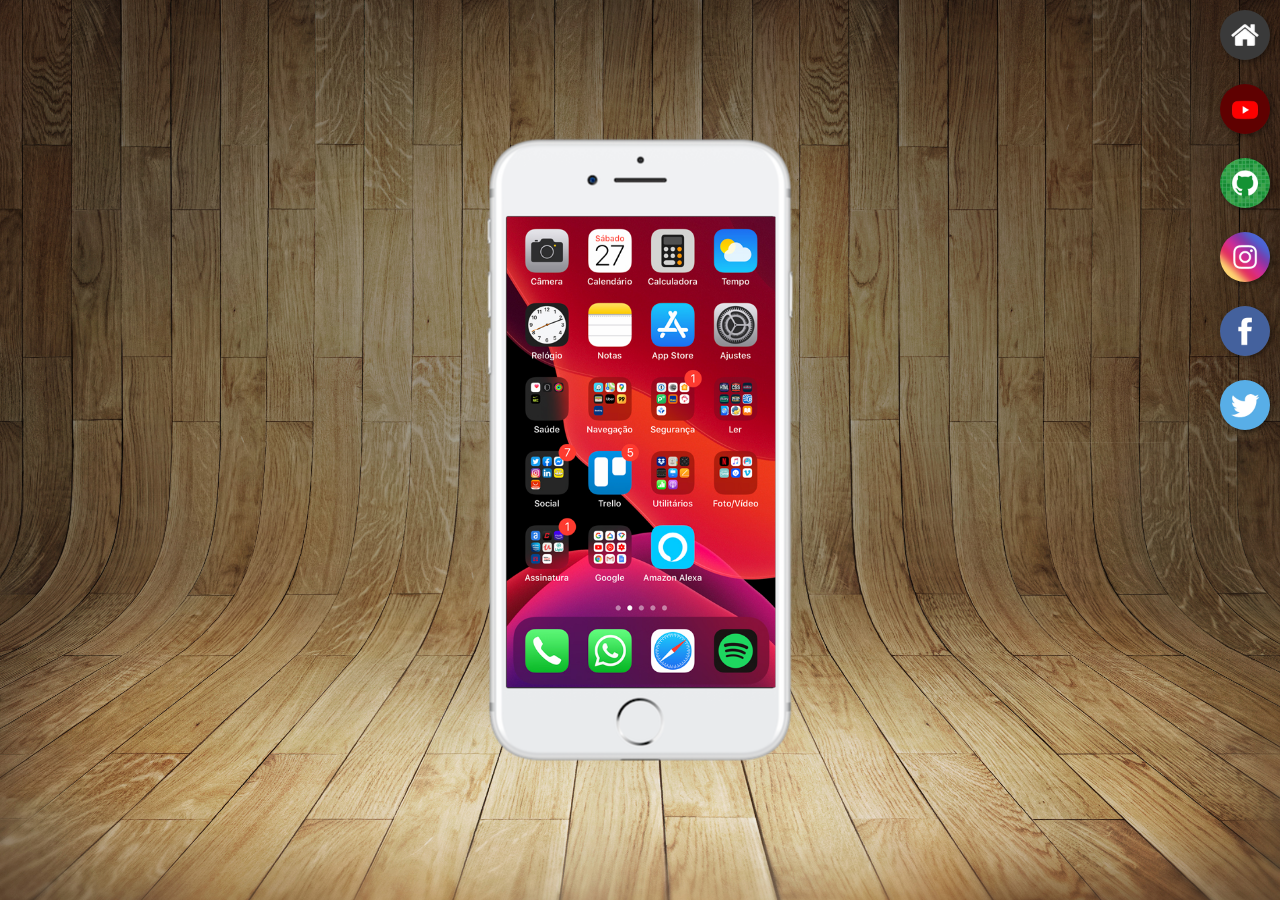
<file: index.html>
<!DOCTYPE html>
<html lang="pt-br">
<head>
    <meta charset="UTF-8">
    <meta name="viewport" content="width=device-width, initial-scale=1.0">
    <link rel="shortcut icon" href="pacote-d013/favicon.ico" type="image/x-icon">
    <link rel="stylesheet" href="estilos/style.css">
    <title>Projeto Redes sociais</title>
</head>
<body>
  
    <main>
        <section id="telefone">
            <iframe src="home.html" name="tela" id="tela" frameborder="0">Seu navegador não é compativel.</iframe>
            
        </section>

        <section id="redes-sociais">
        <a href="home.html" target="tela"><img src="pacote-d013/imagens/logo-home.jpg" alt="home"></a> <br>
        <a href="youtube.html" target="tela"><img src="pacote-d013/imagens/logo-youtube.jpg" alt="youtube"></a> <br>
        <a href="github.html" target="tela"><img src="pacote-d013/imagens/logo-github.jpg" alt="github"></a> <br>
        <a href="instagram.html" target="tela"><img src="pacote-d013/imagens/logo-instagram.jpg" alt="instagram"></a> <br>
        <a href="facebook.html" target="tela"><img src="pacote-d013/imagens/logo-facebook.jpg" alt="facebook"></a> <br>
        <a href="twitter.html" target="tela"><img src="pacote-d013/imagens/logo-twitter.jpg" alt="twitter"></a>
    </section>
    </main>

    
    
</body>
</html>
</file>
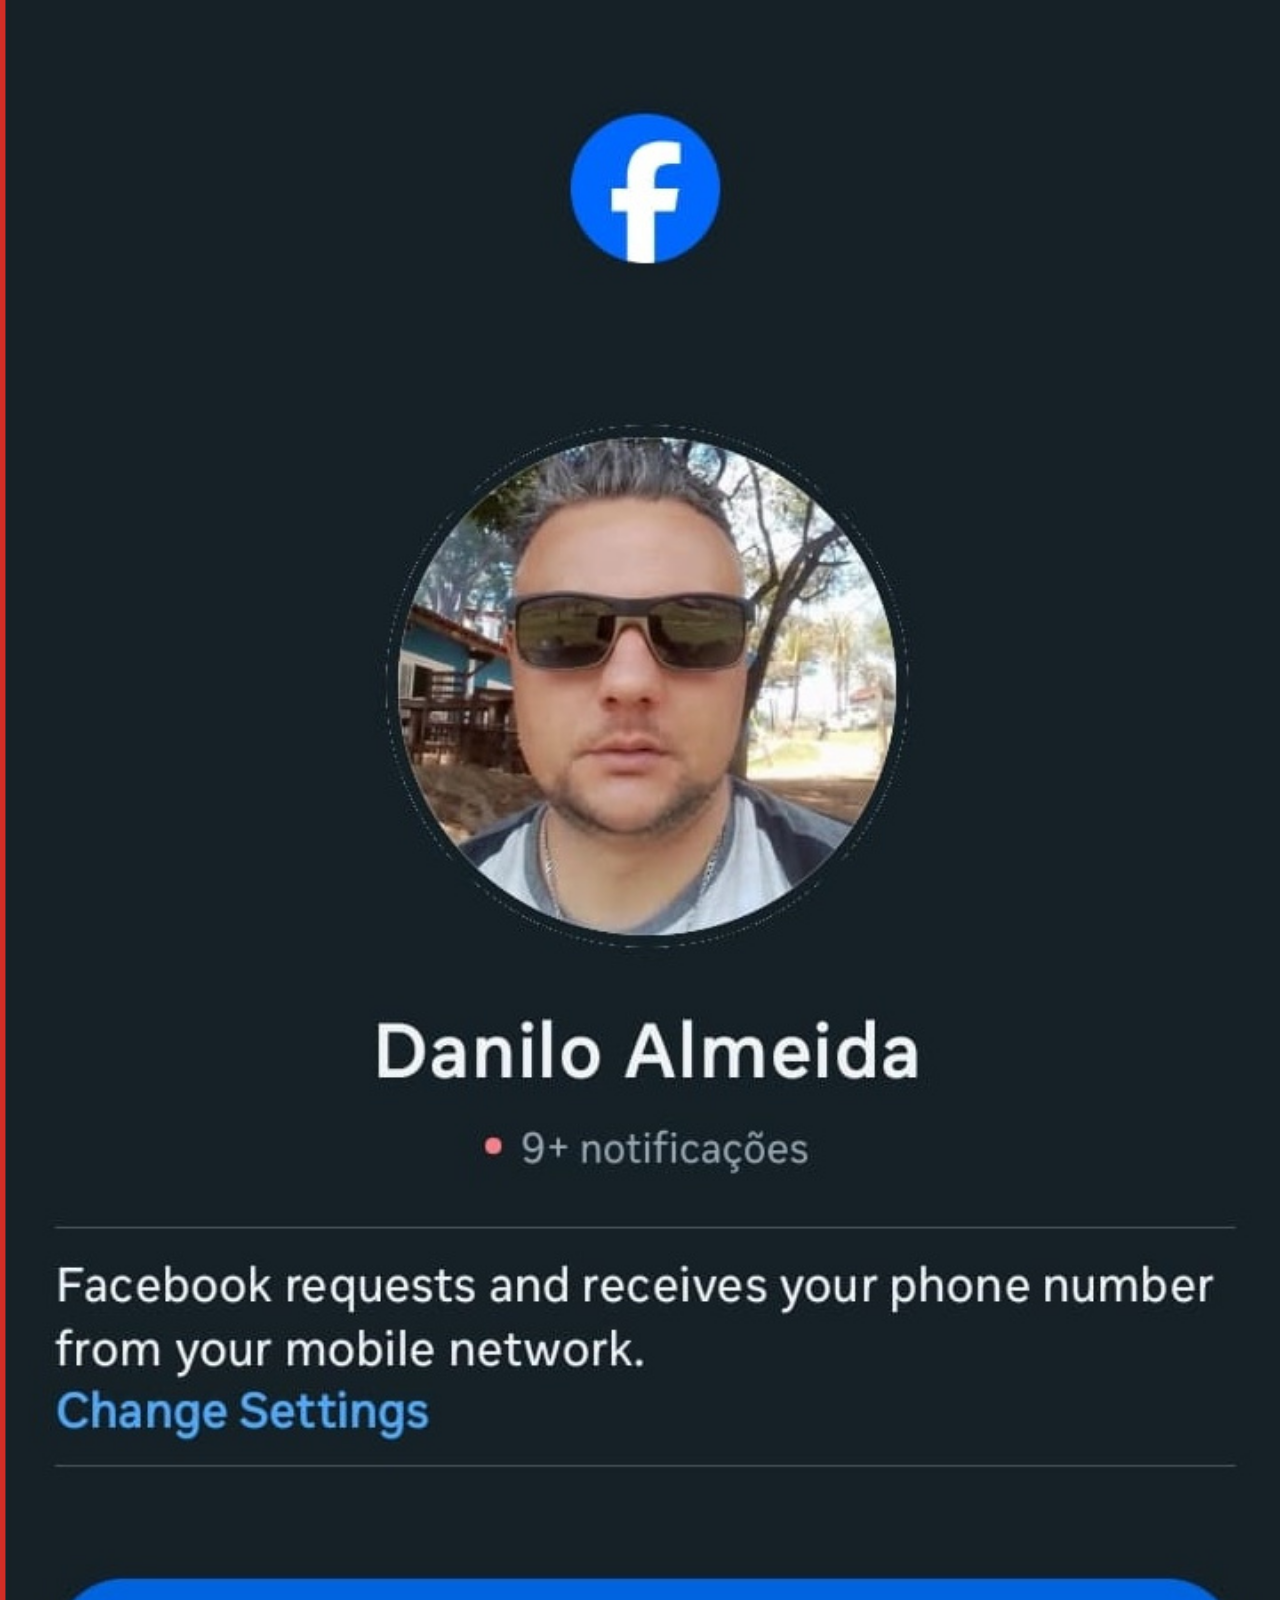
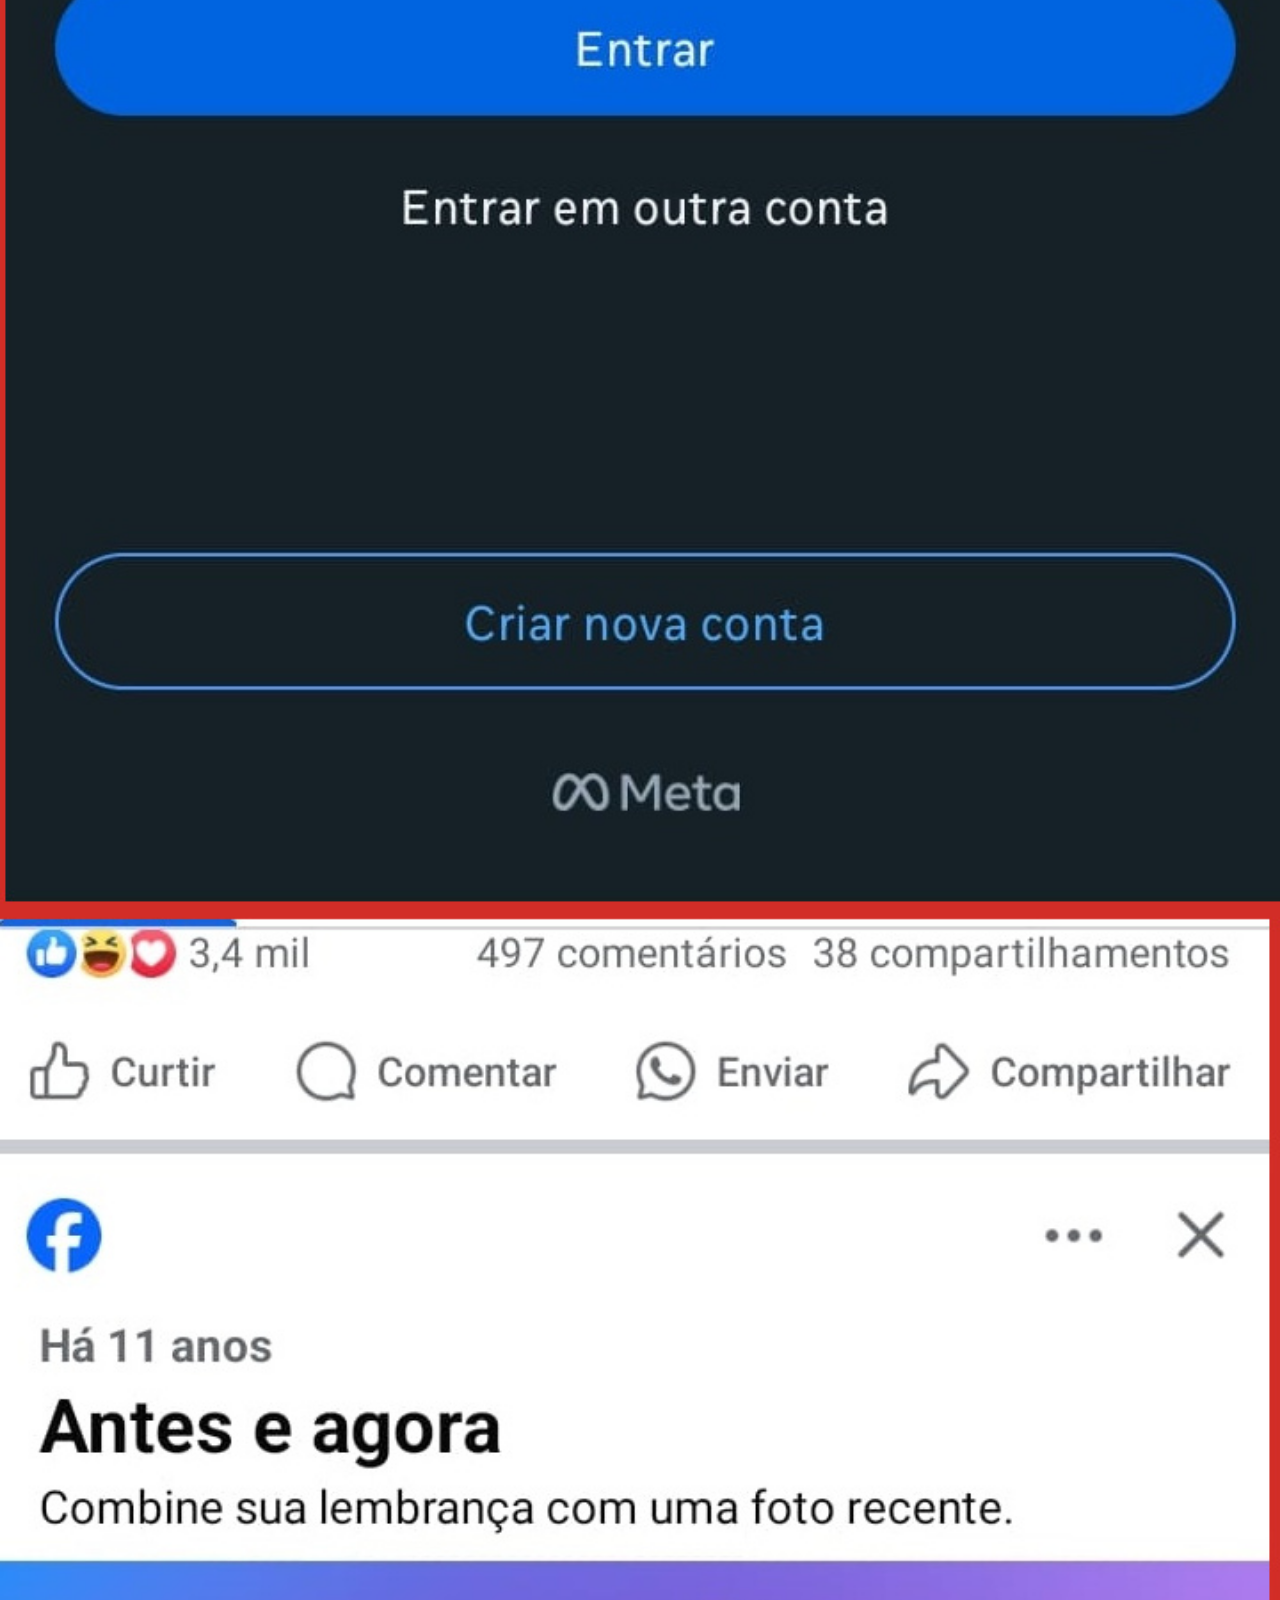
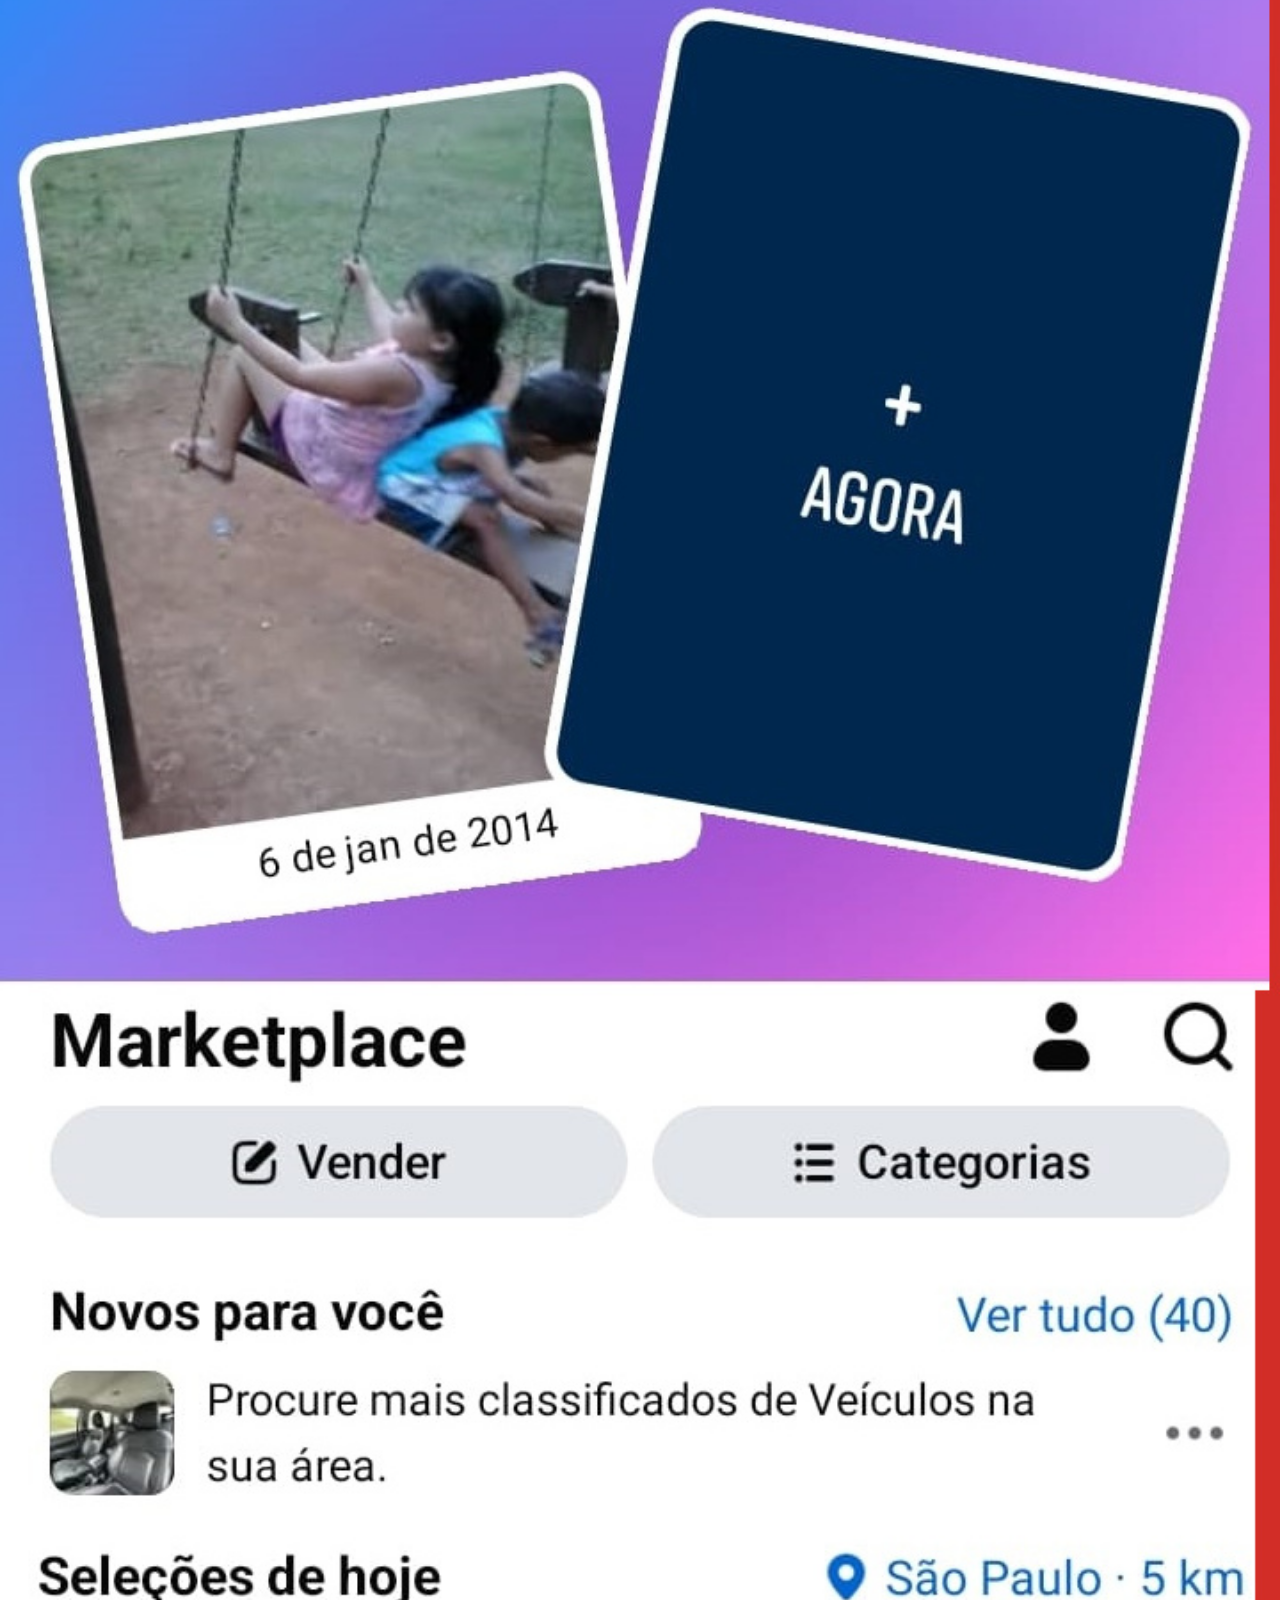
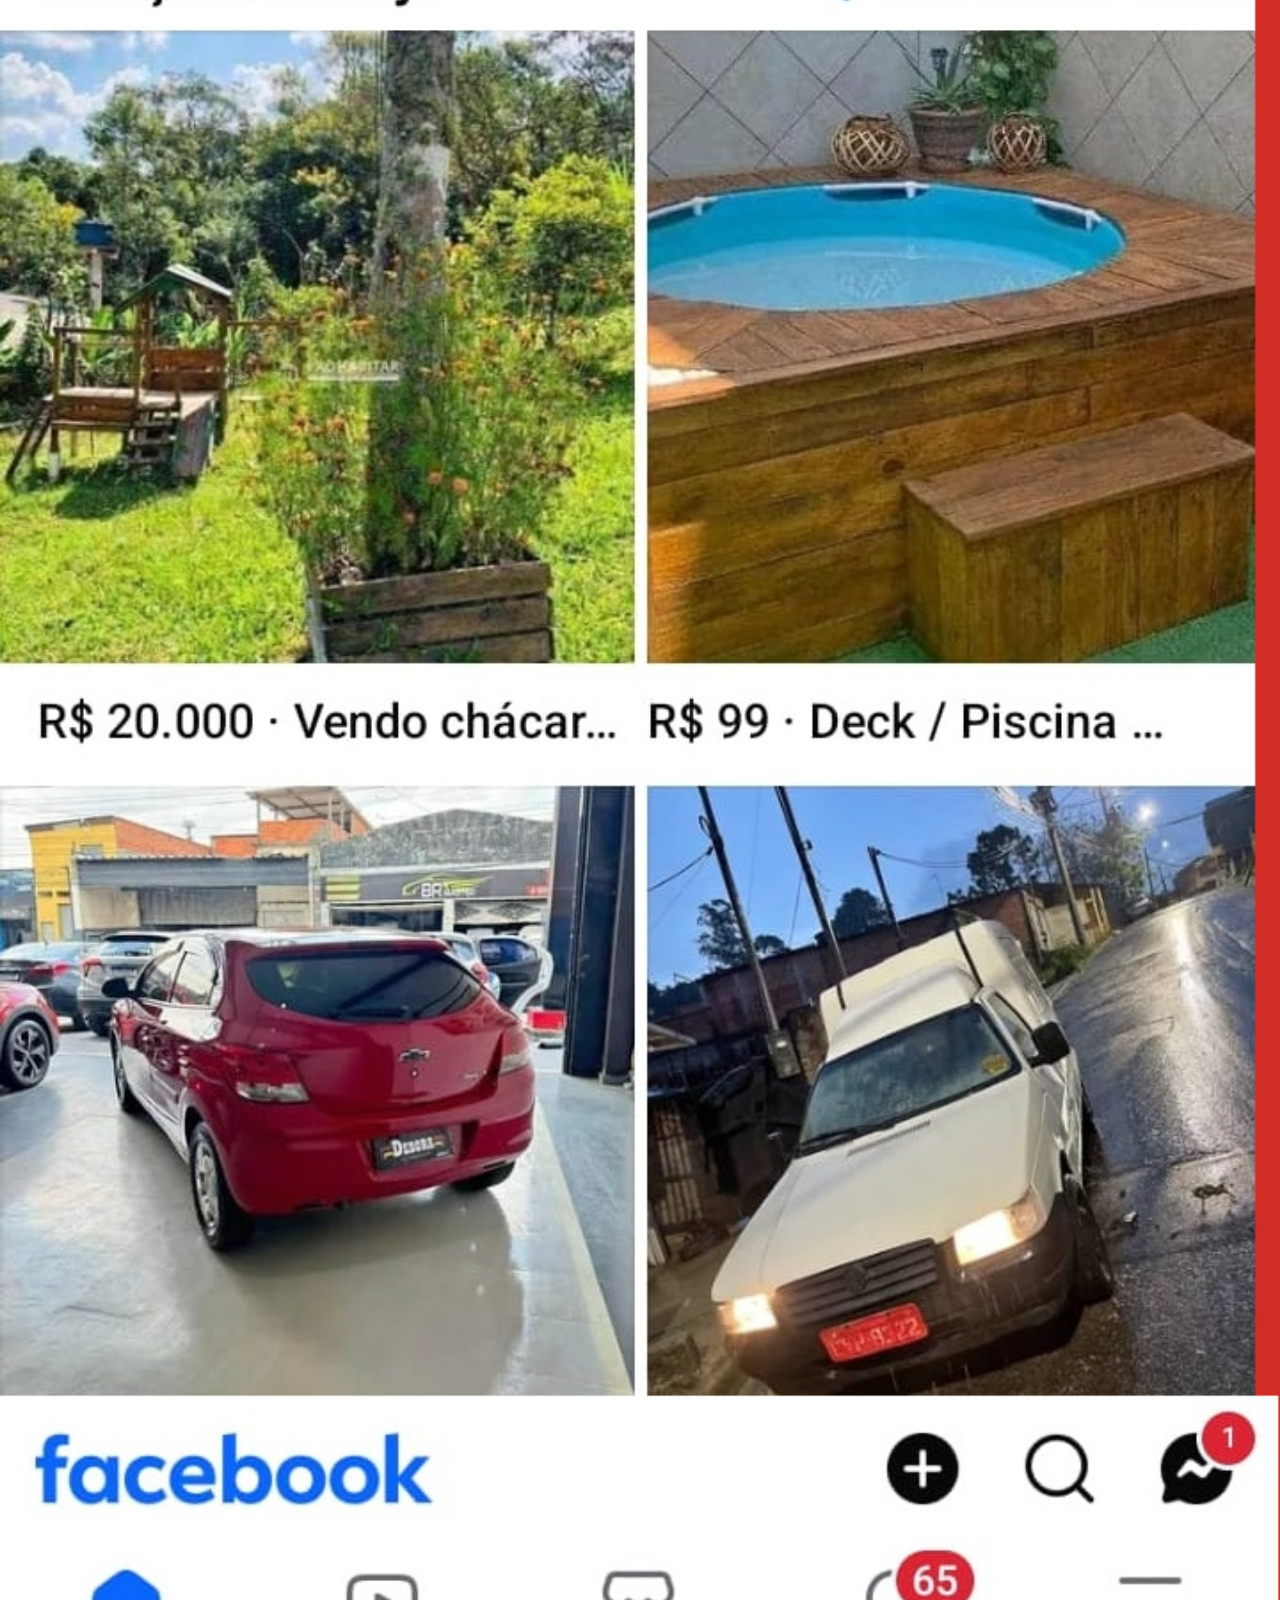
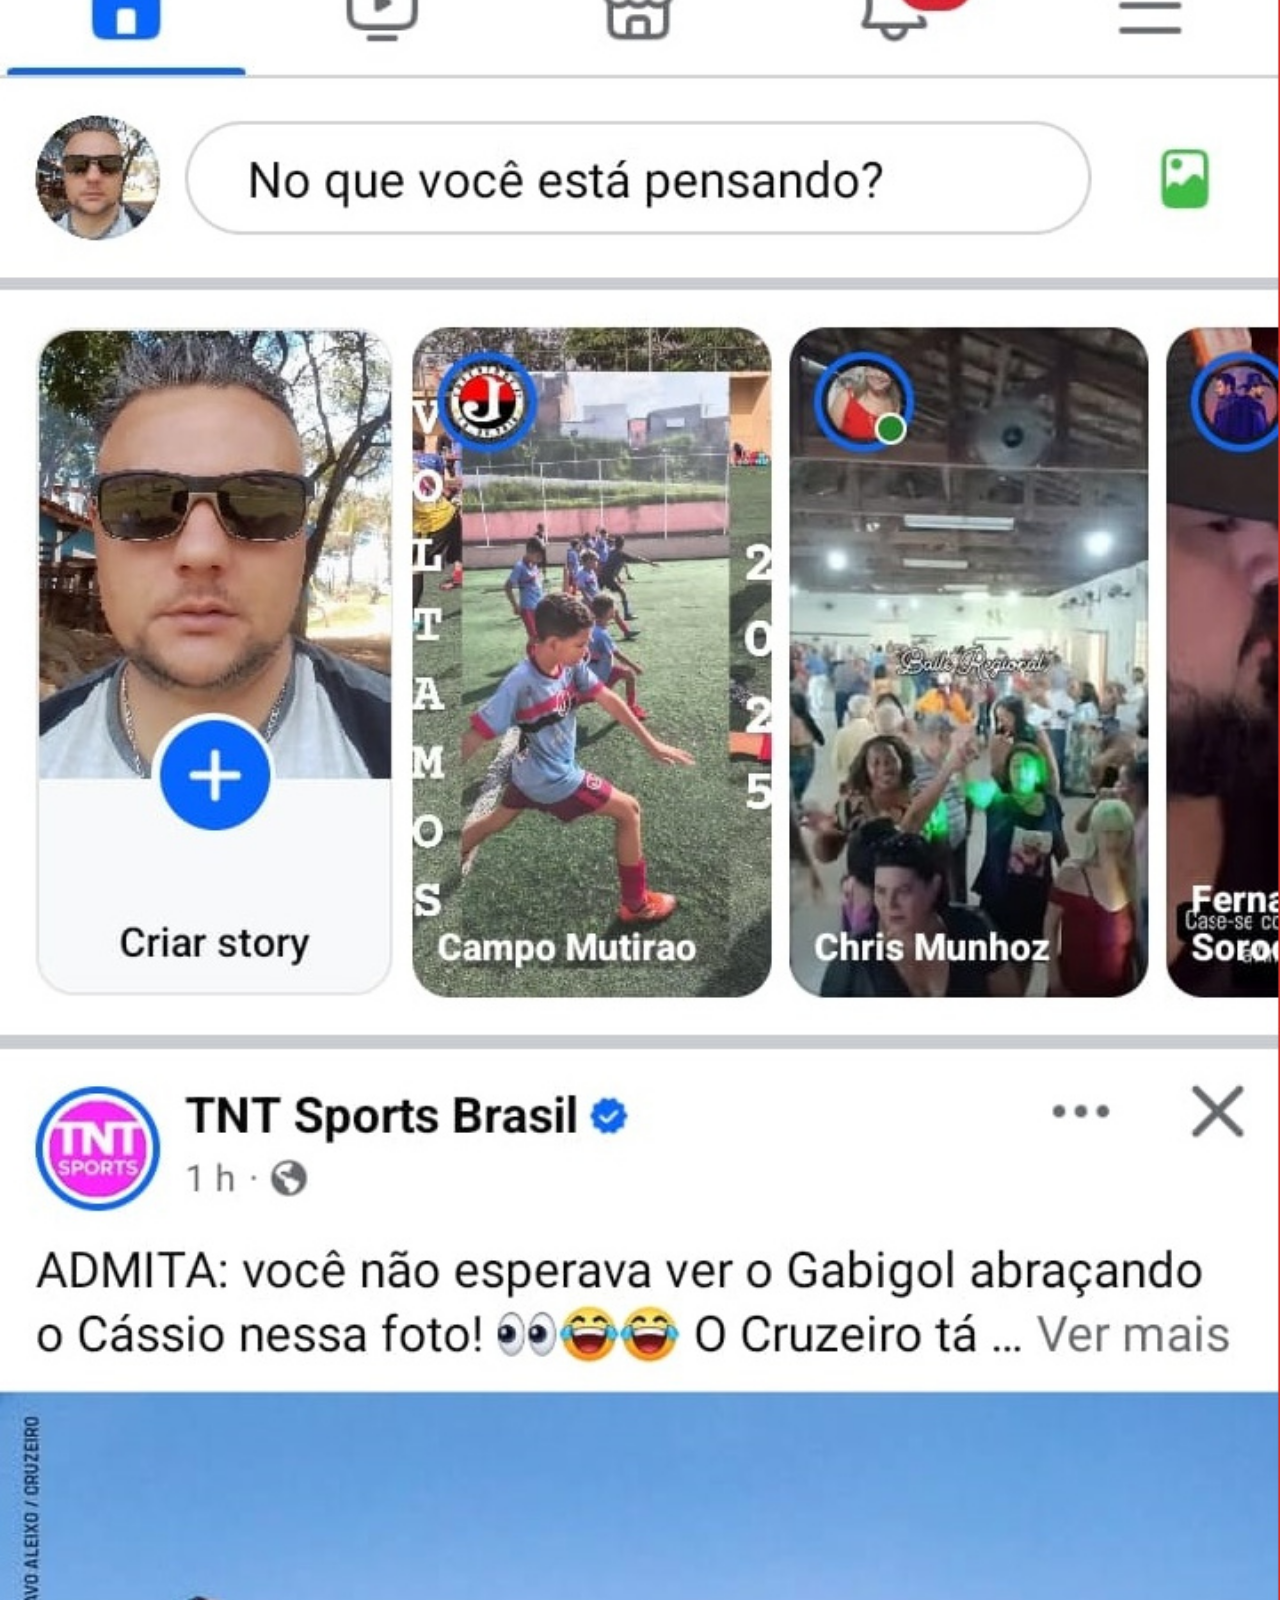
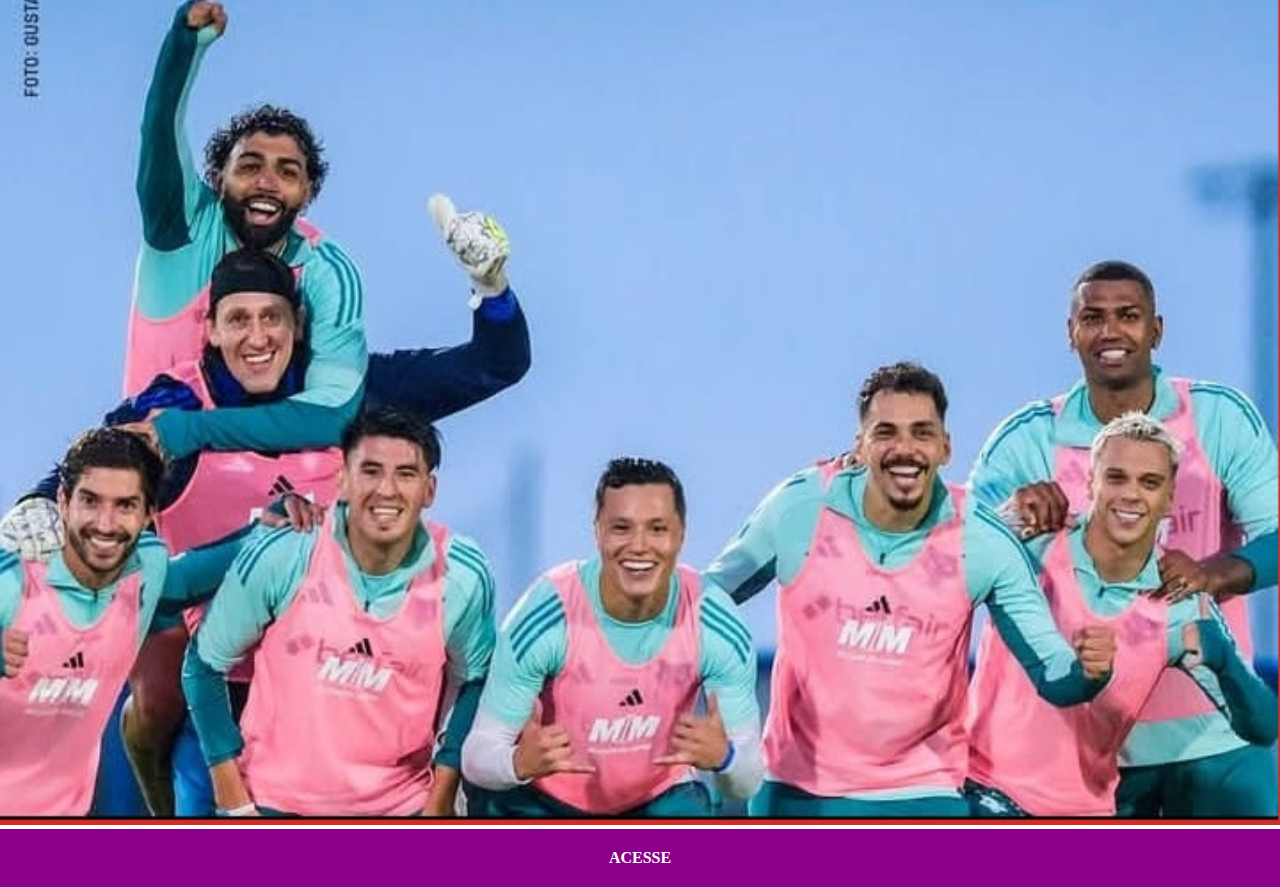
<file: facebook.html>
<!DOCTYPE html>
<html lang="pt-br">
<head>
    <meta charset="UTF-8">
    <meta name="viewport" content="width=device-width, initial-scale=1.0">
    <title>facebook</title>
    <link rel="stylesheet" href="estilos/social.css">
</head>
<body>
    <img src="pacote-d013/imagens/face.jpg" alt="facebook">
    <a href="https://www.facebook.com/" target="_blank">ACESSE</a>
    
</body>
</html>
</file>
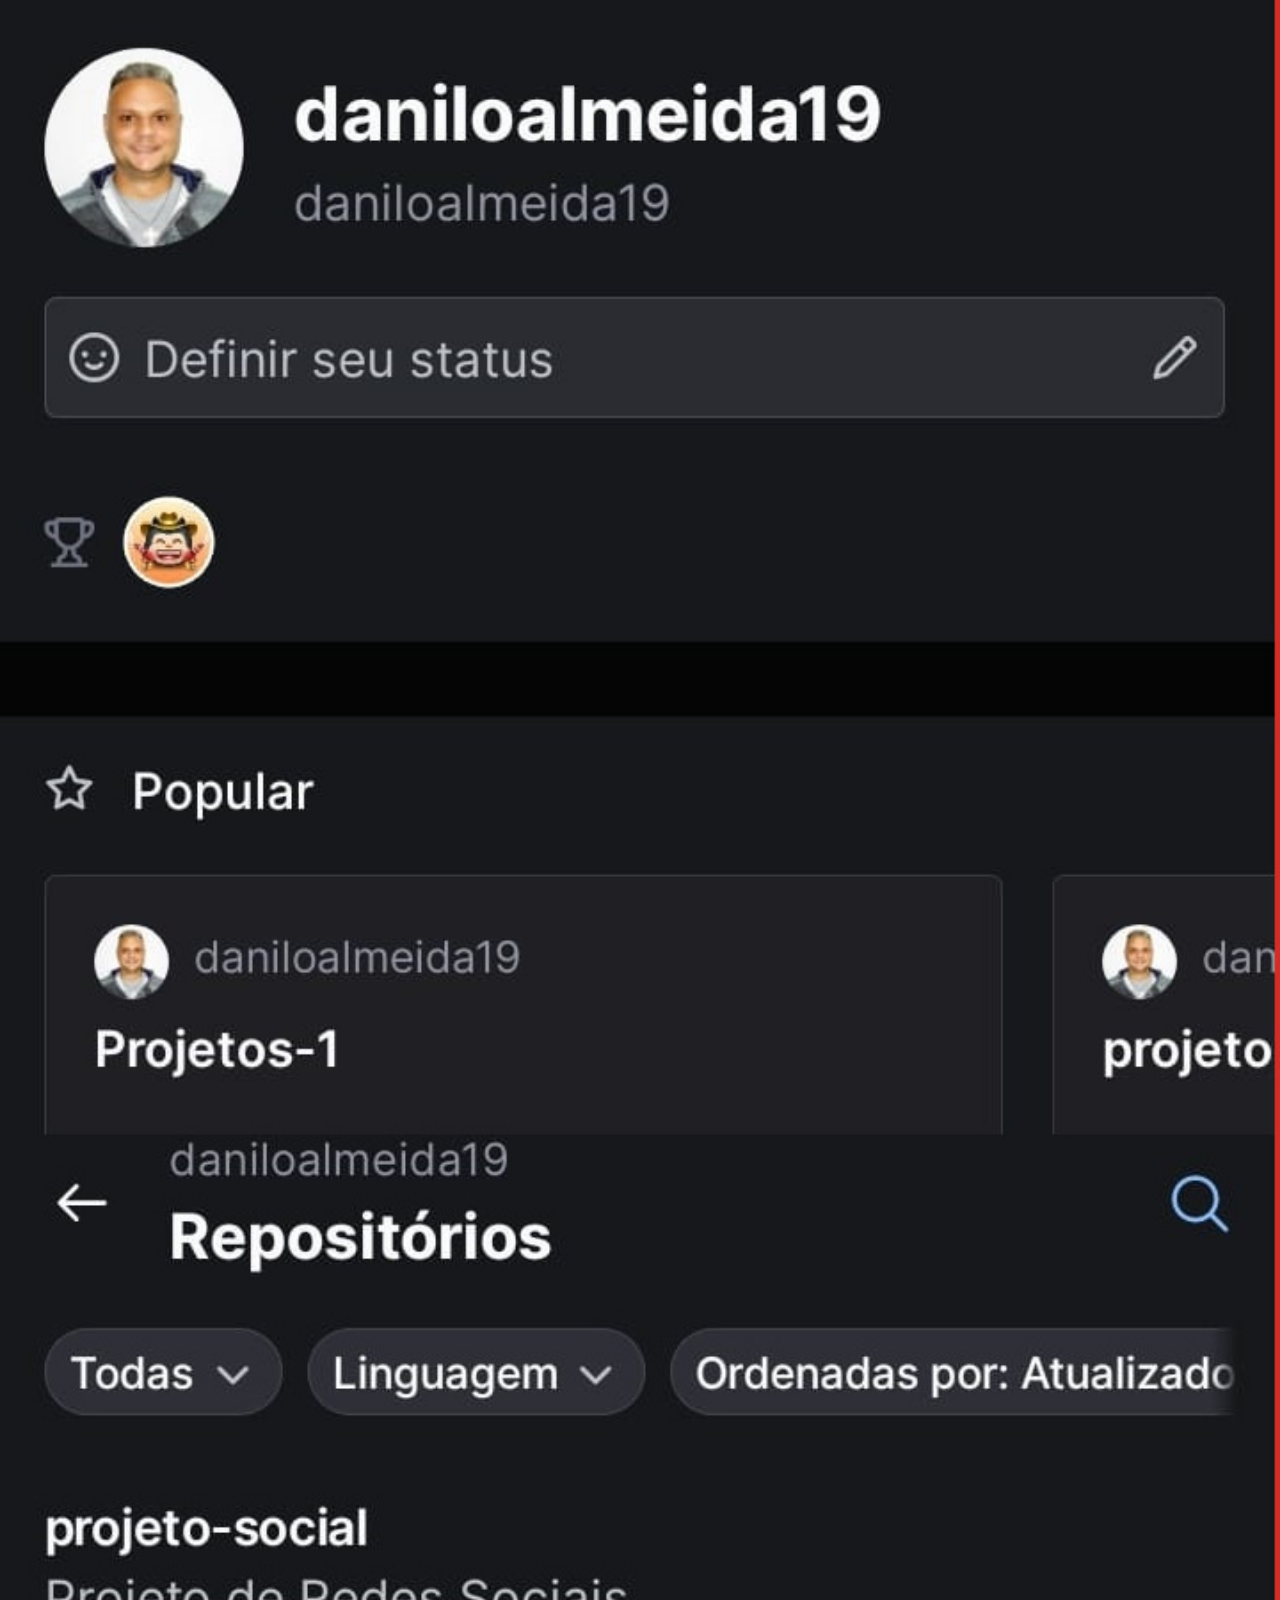
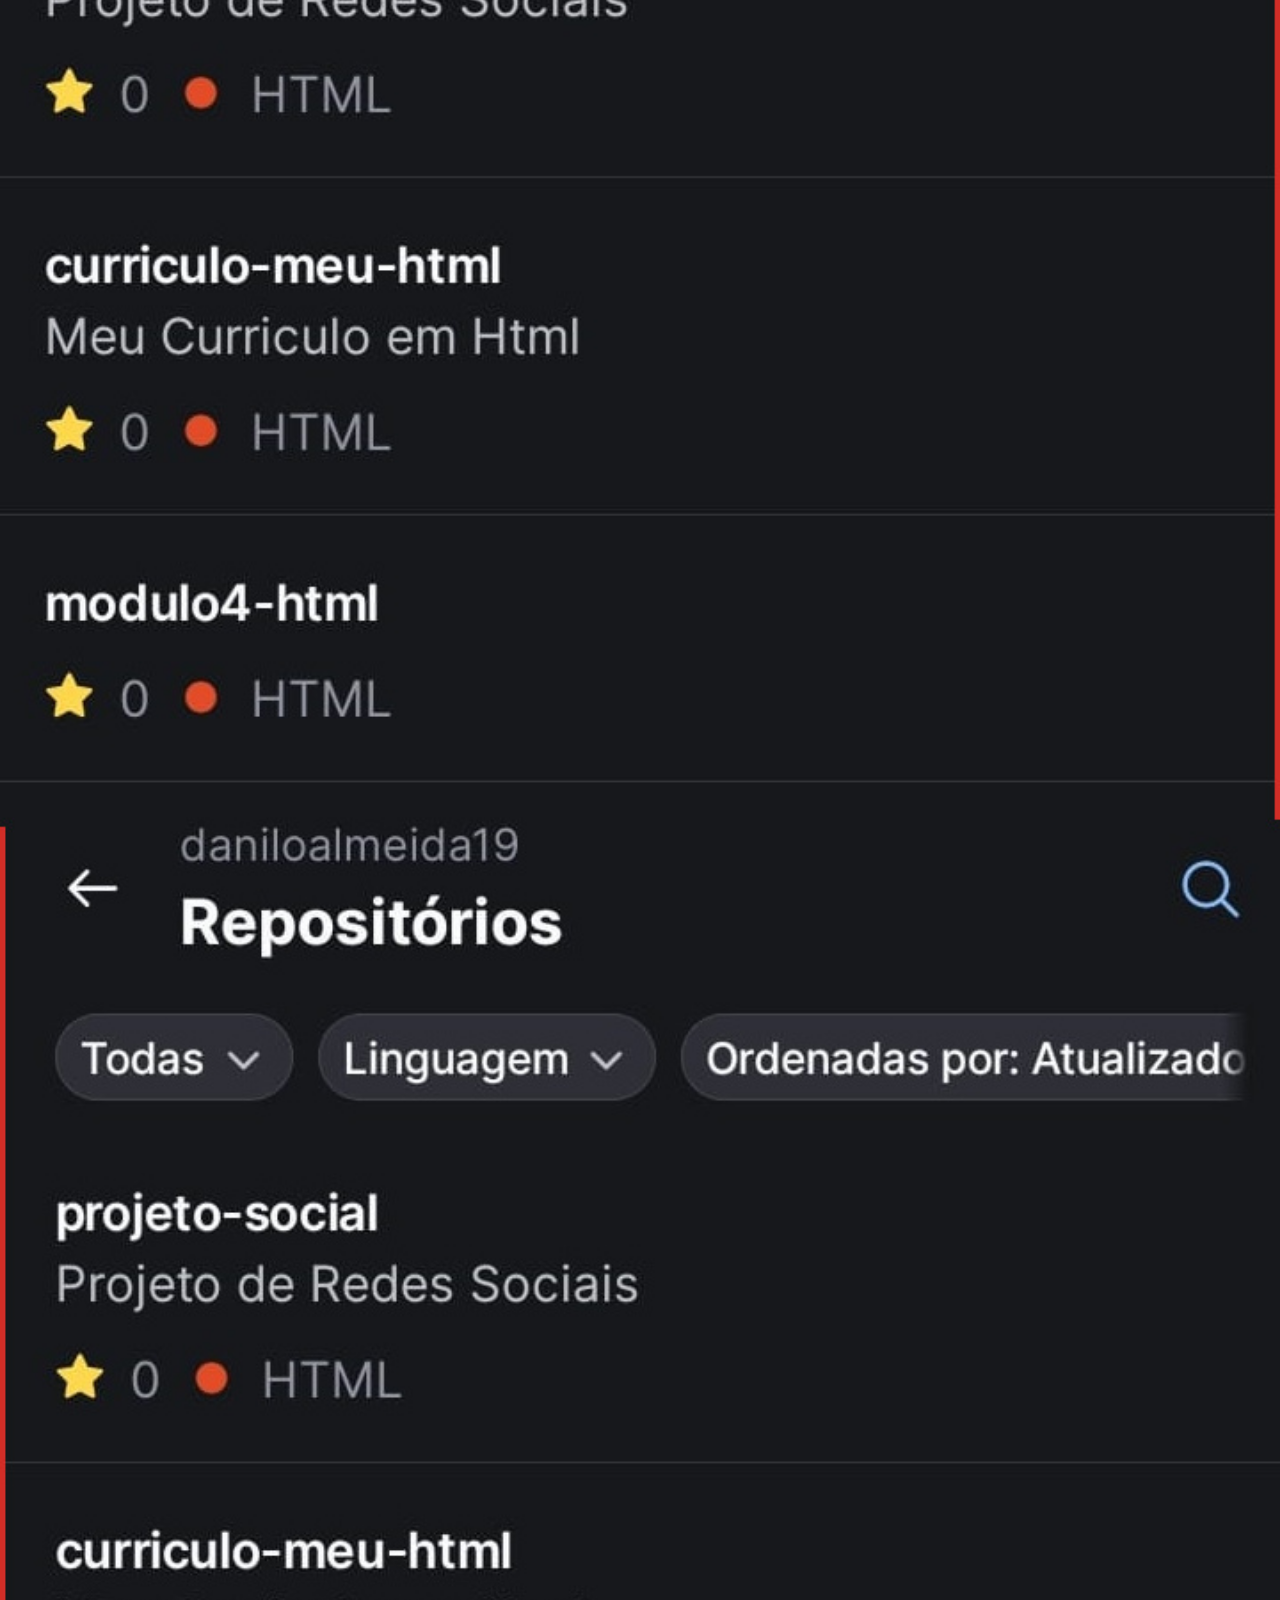
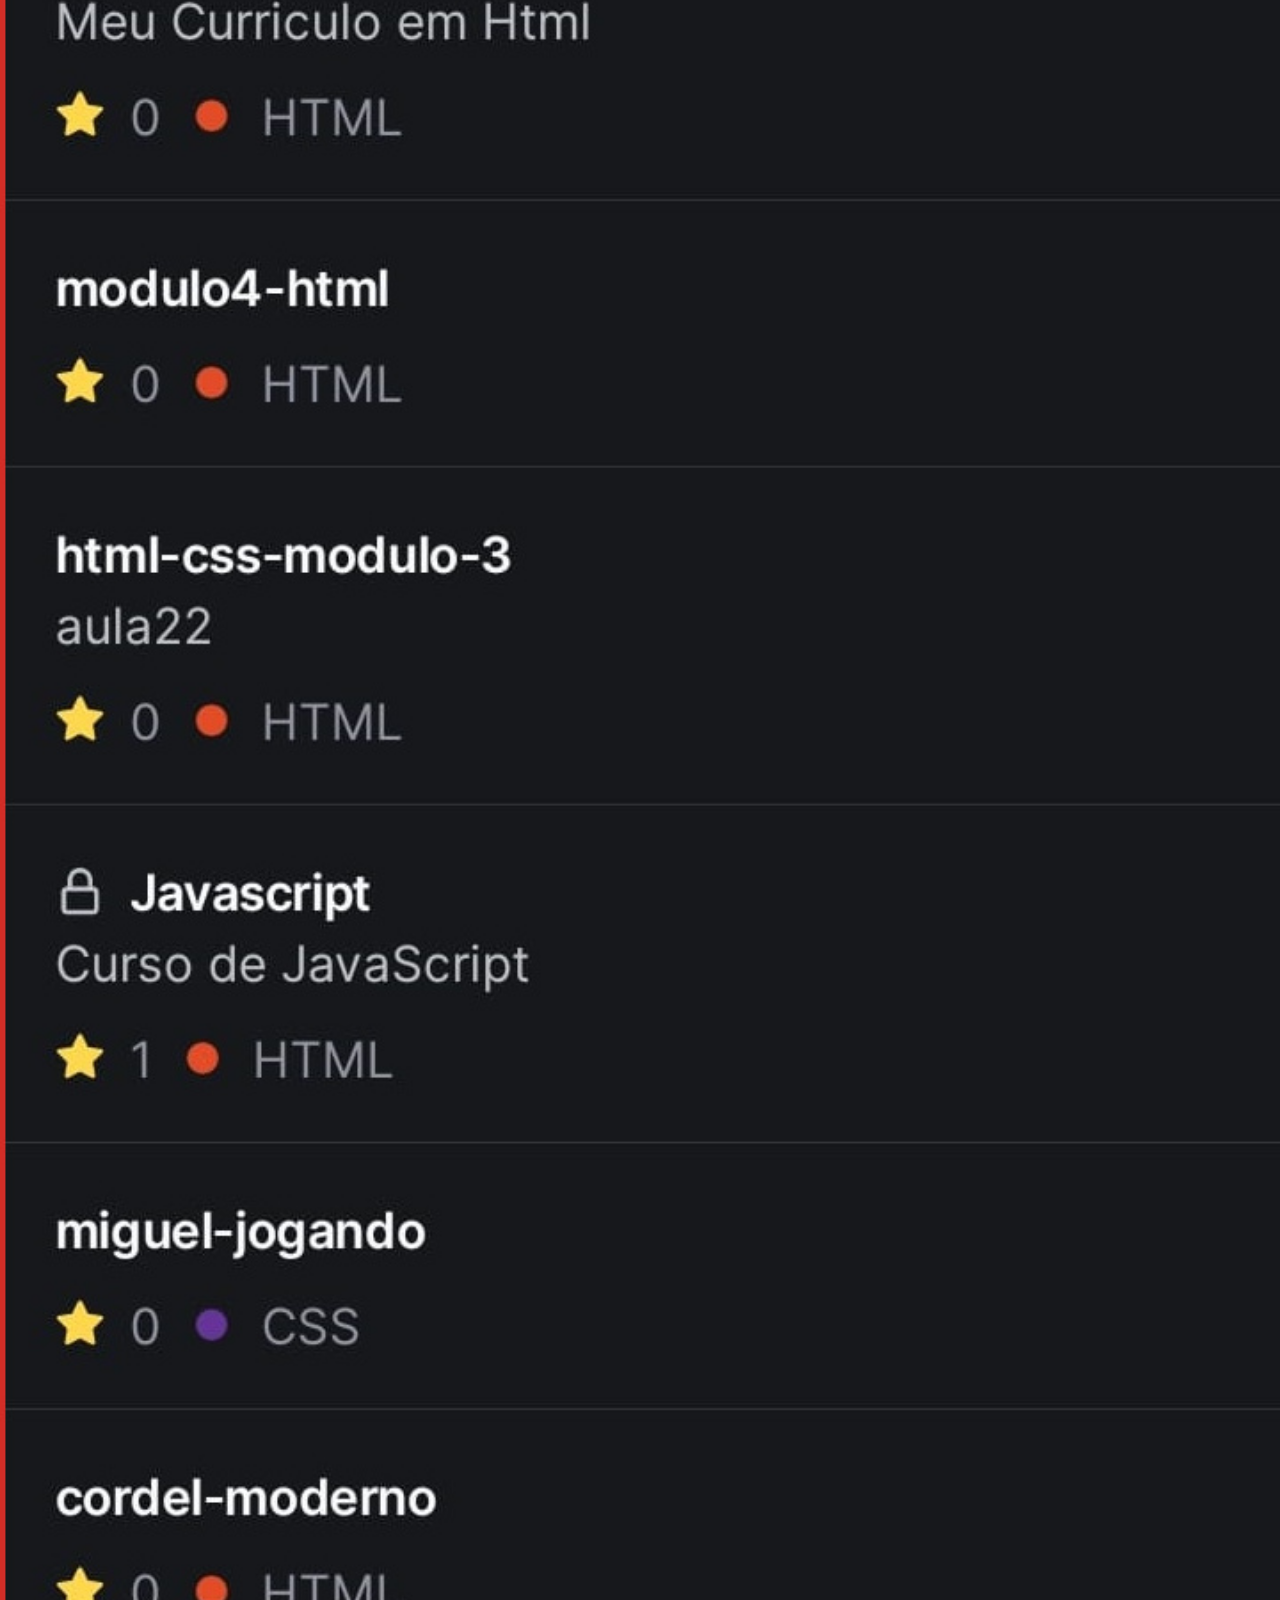
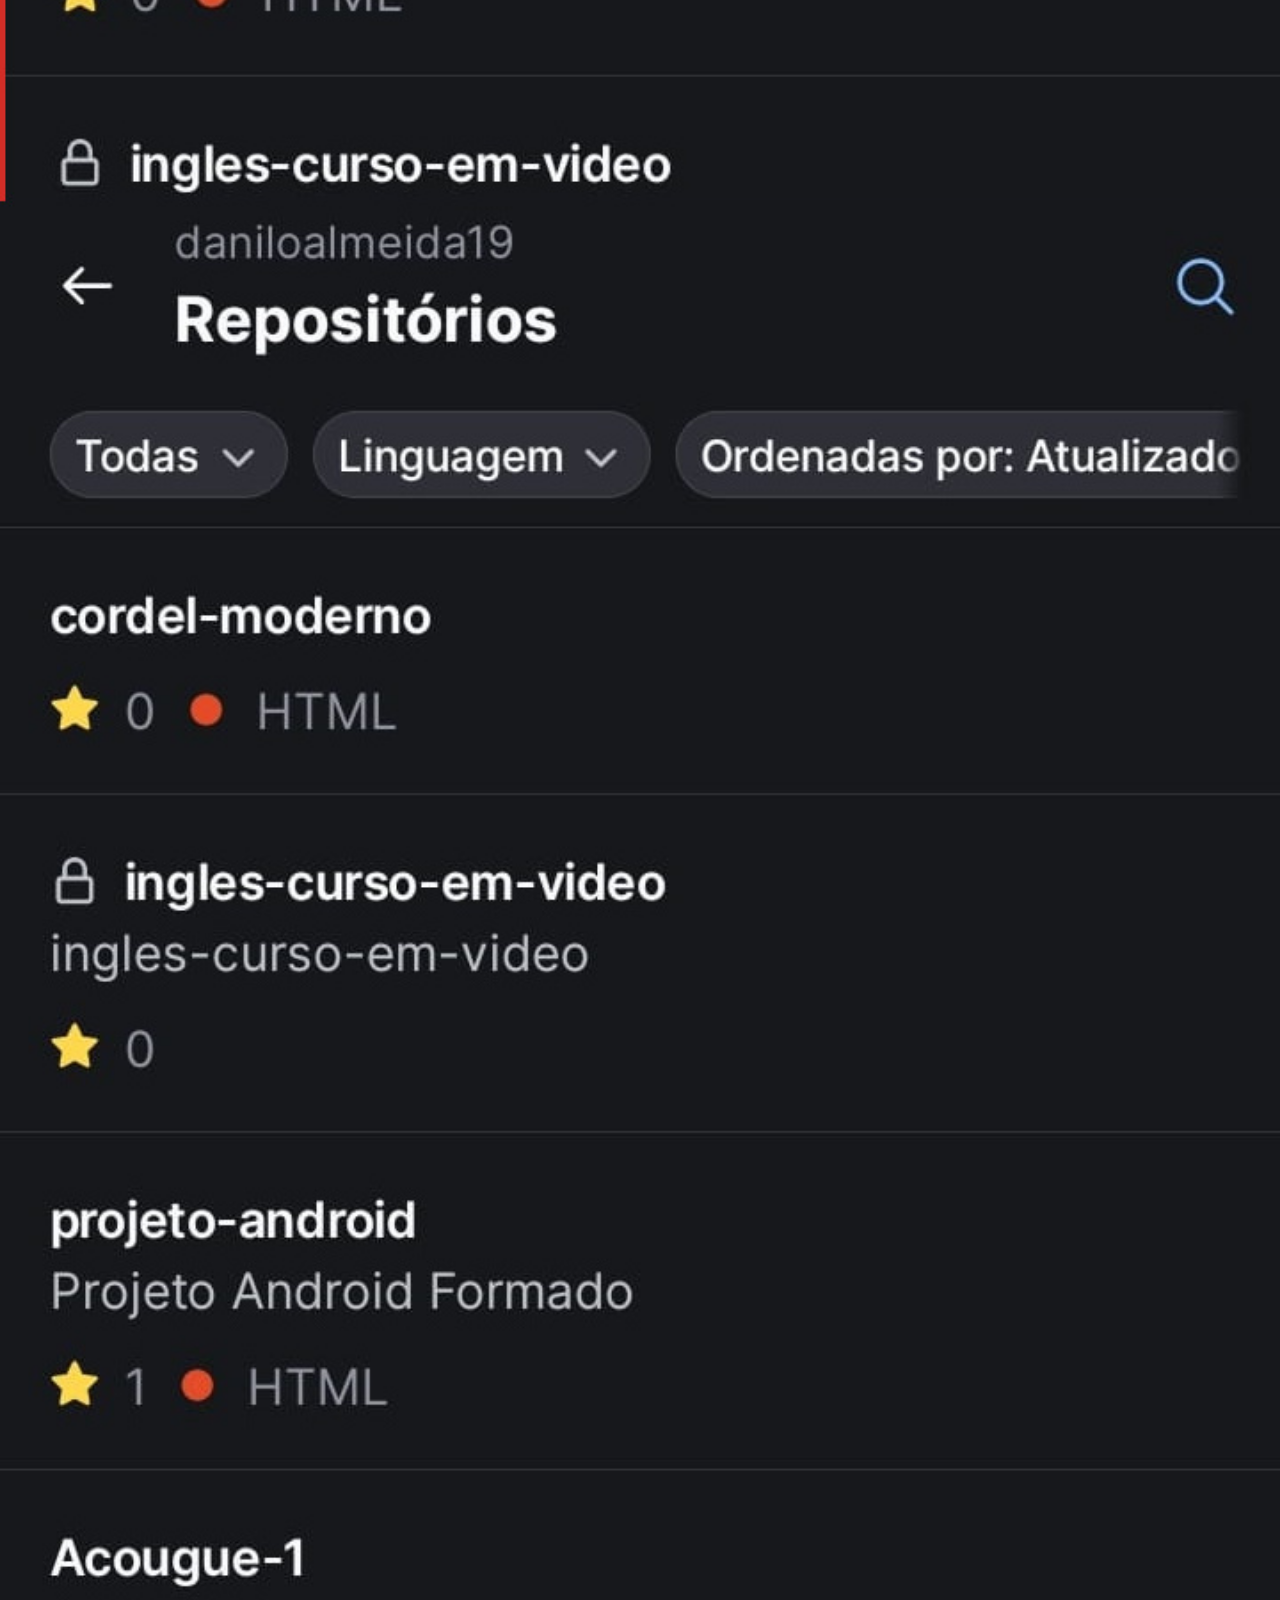
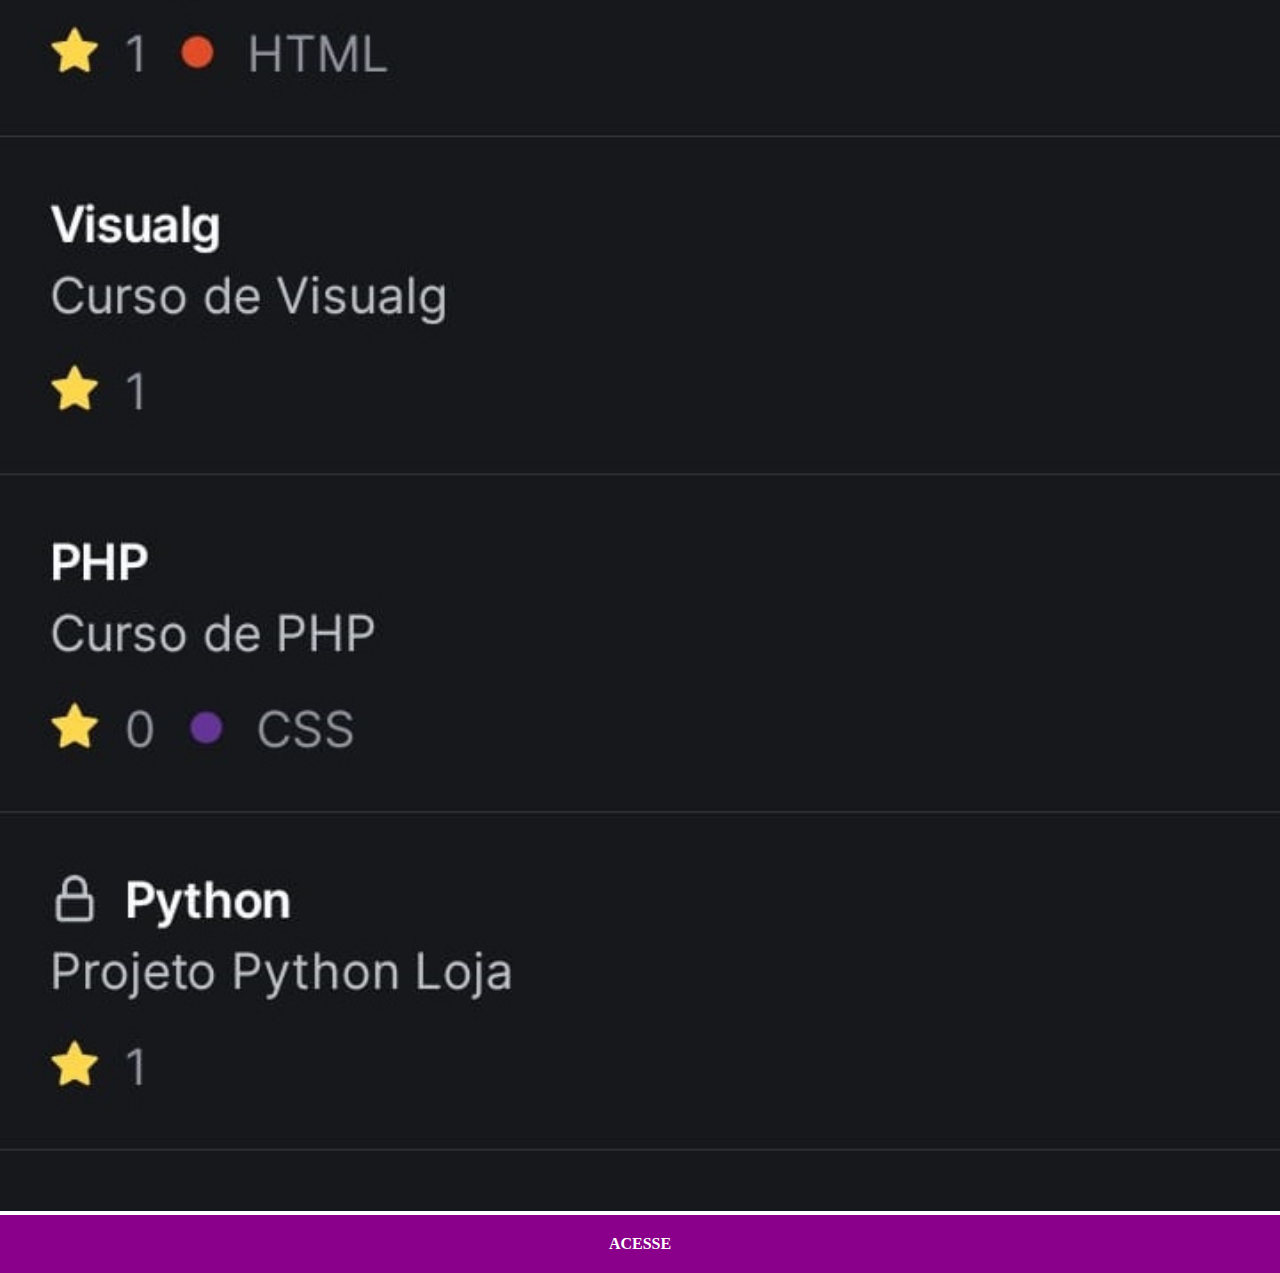
<file: github.html>
<!DOCTYPE html>
<html lang="pt-br">
<head>
    <meta charset="UTF-8">
    <meta name="viewport" content="width=device-width, initial-scale=1.0">
    <title>GitHub</title>
    <link rel="stylesheet" href="estilos/social.css">
</head>
<body>
    <img src="pacote-d013/imagens/git.jpg" alt="github">
    <a href="https://github.com/daniloalmeida19/projeto-social" target="_blank">ACESSE</a>
    
</body>
</html>
</file>
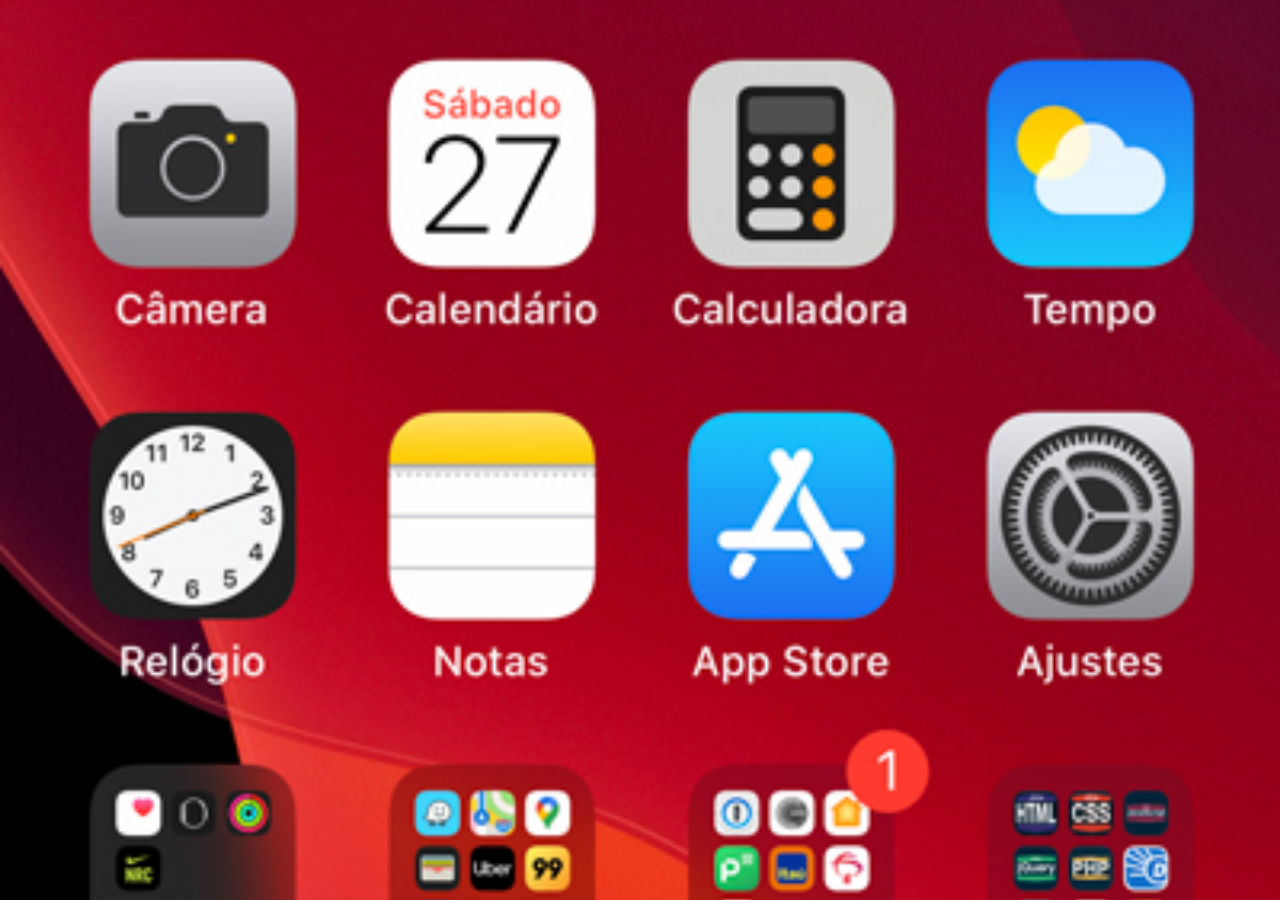
<file: home.html>
<!DOCTYPE html>
<html lang="pt-br">
<head>
    <meta charset="UTF-8">
    <meta name="viewport" content="width=device-width, initial-scale=1.0">
    <title>Home</title>
</head>
   
    <style>
        * {
            margin: 0px;
            padding: 0px;
        }

        body{
            width: 100vw;
            height: 100vh;
            background: black url('pacote-d013/imagens/tela-home.jpg') no-repeat top center;
            background-size: cover;
        }
    </style>
<body>

</body>

</html>
</file>
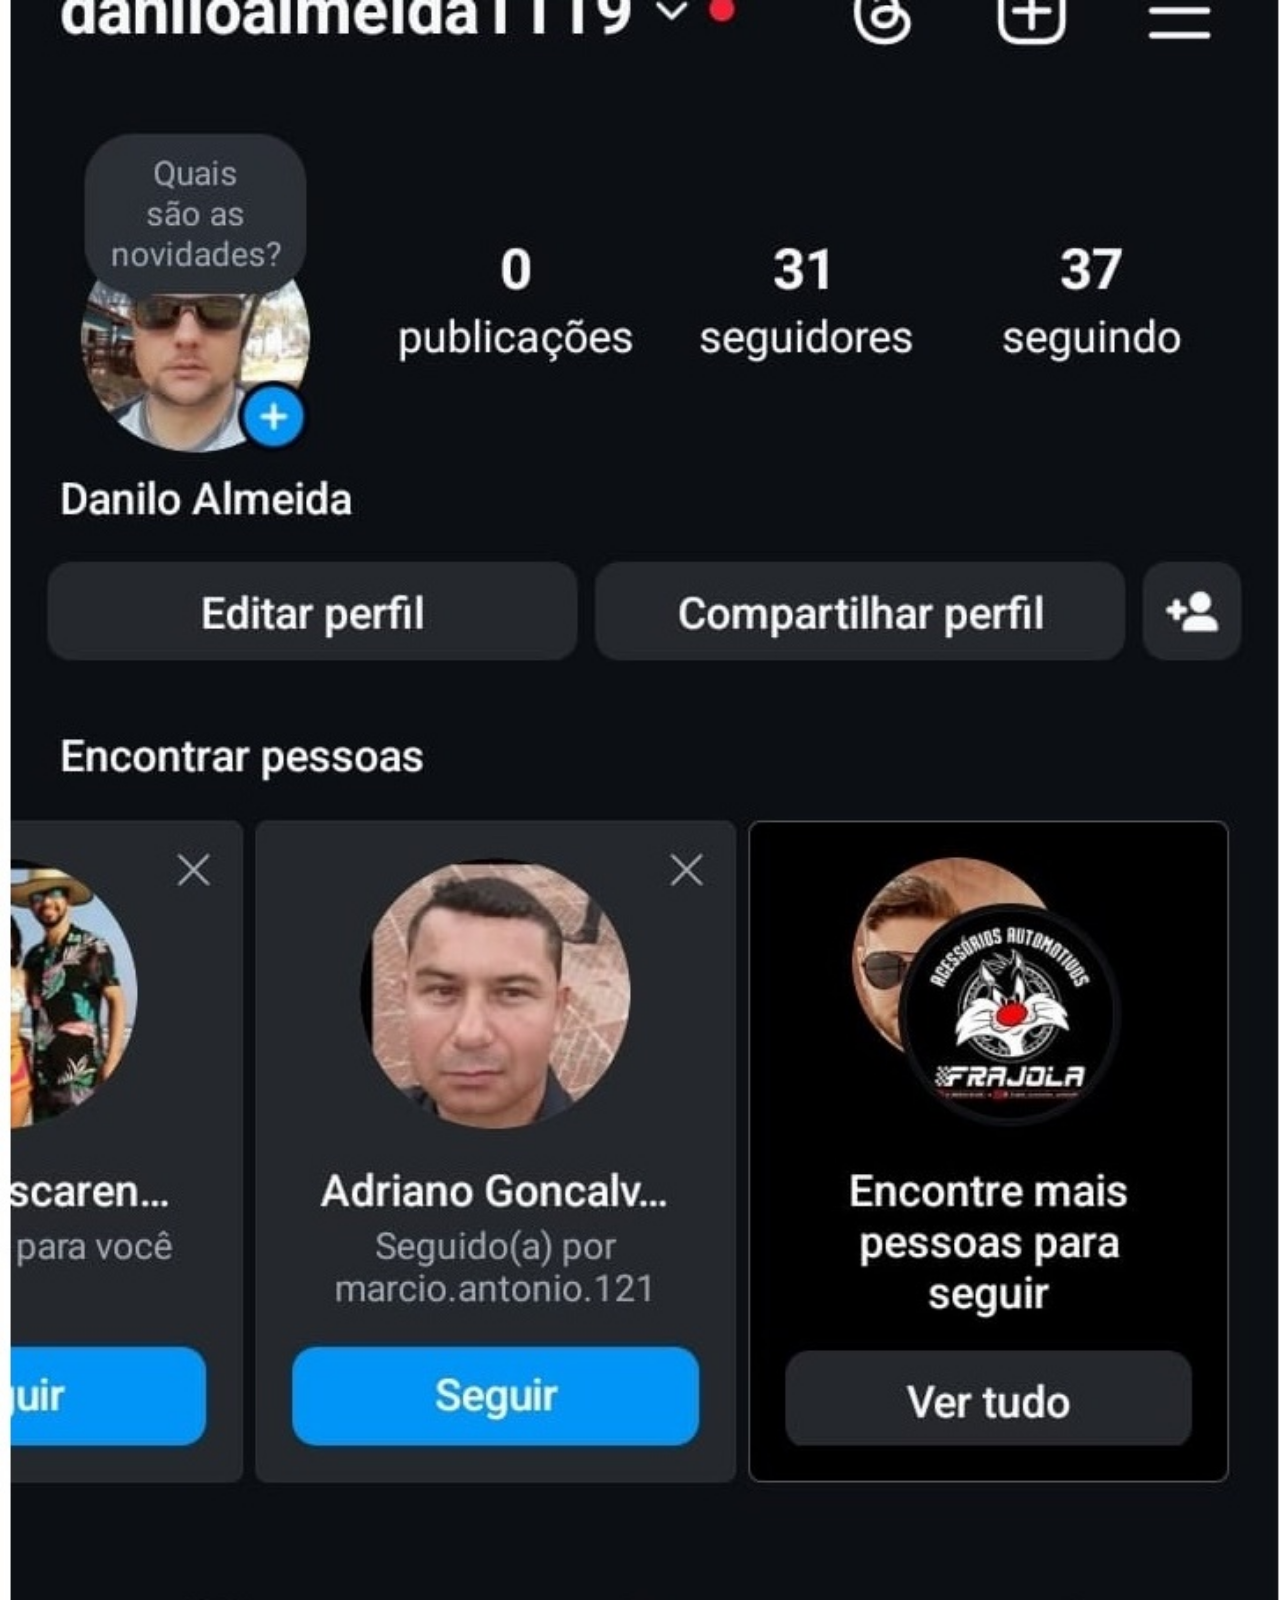
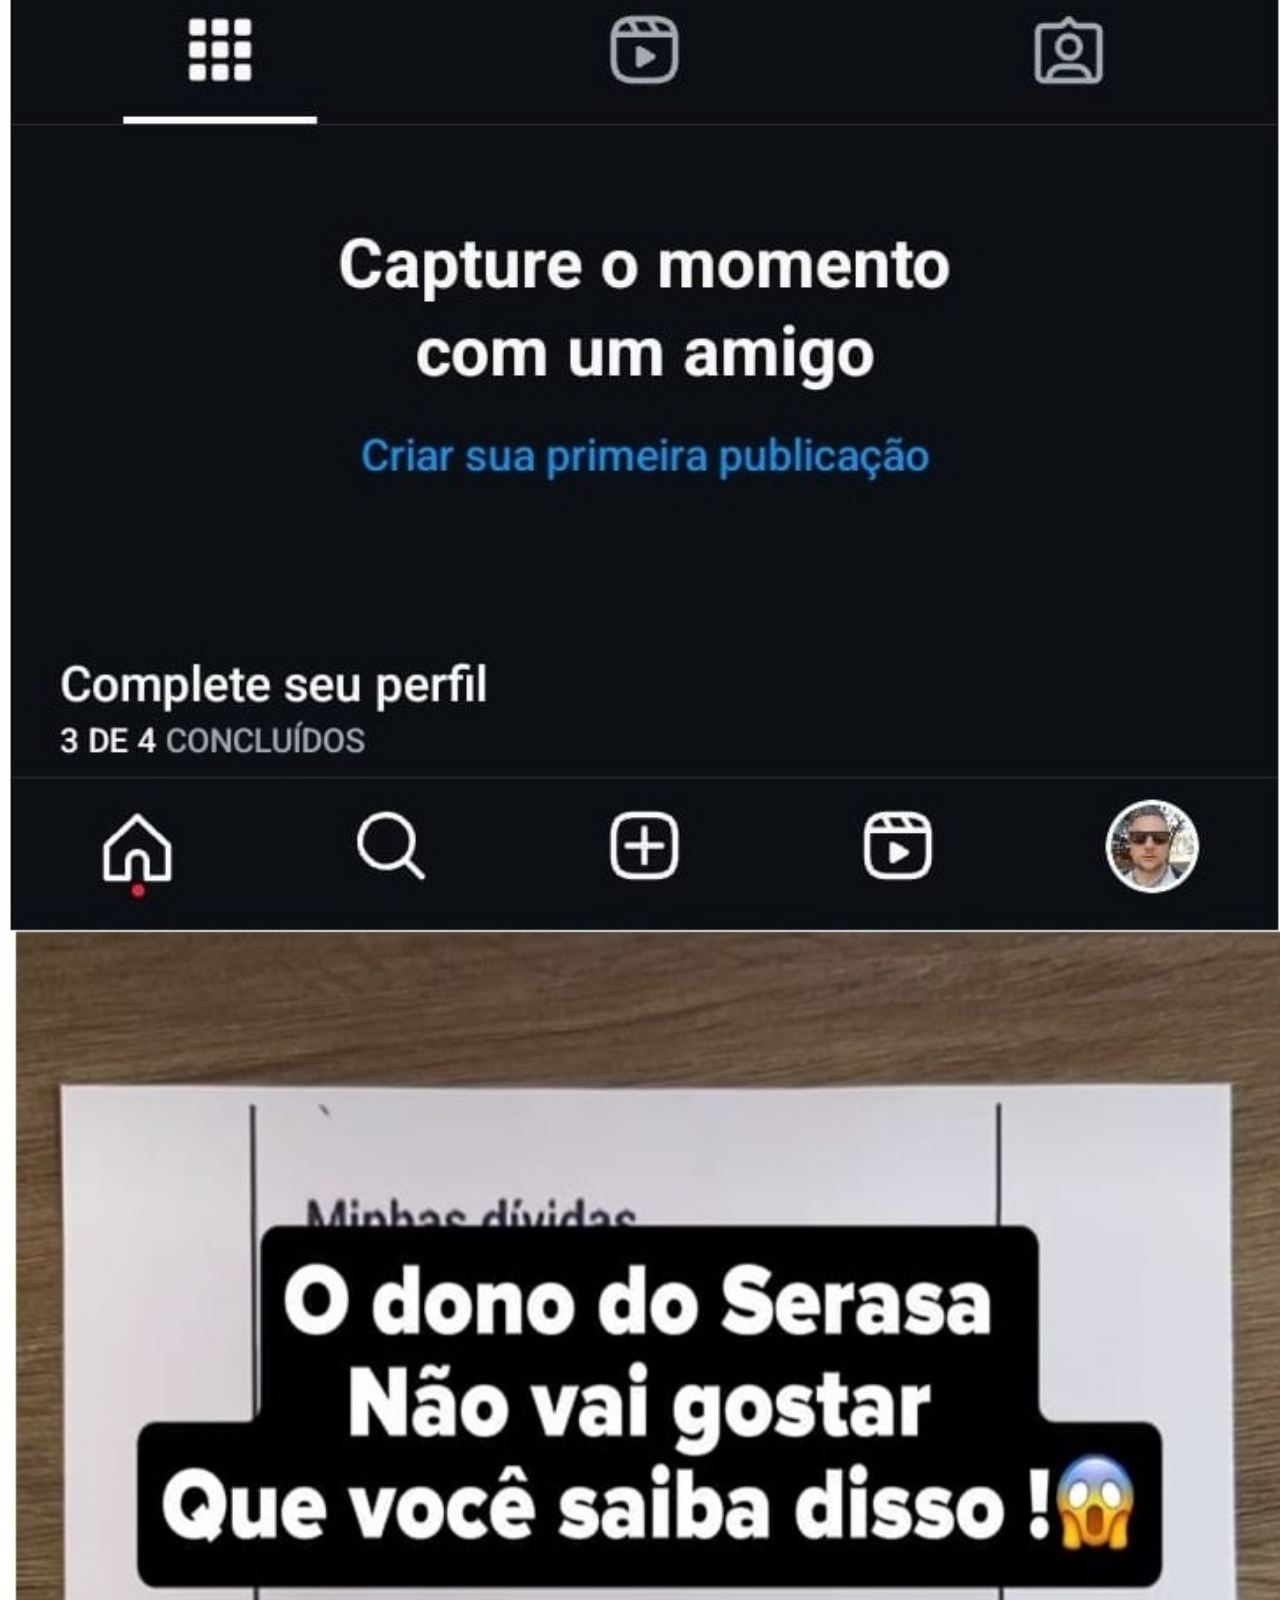
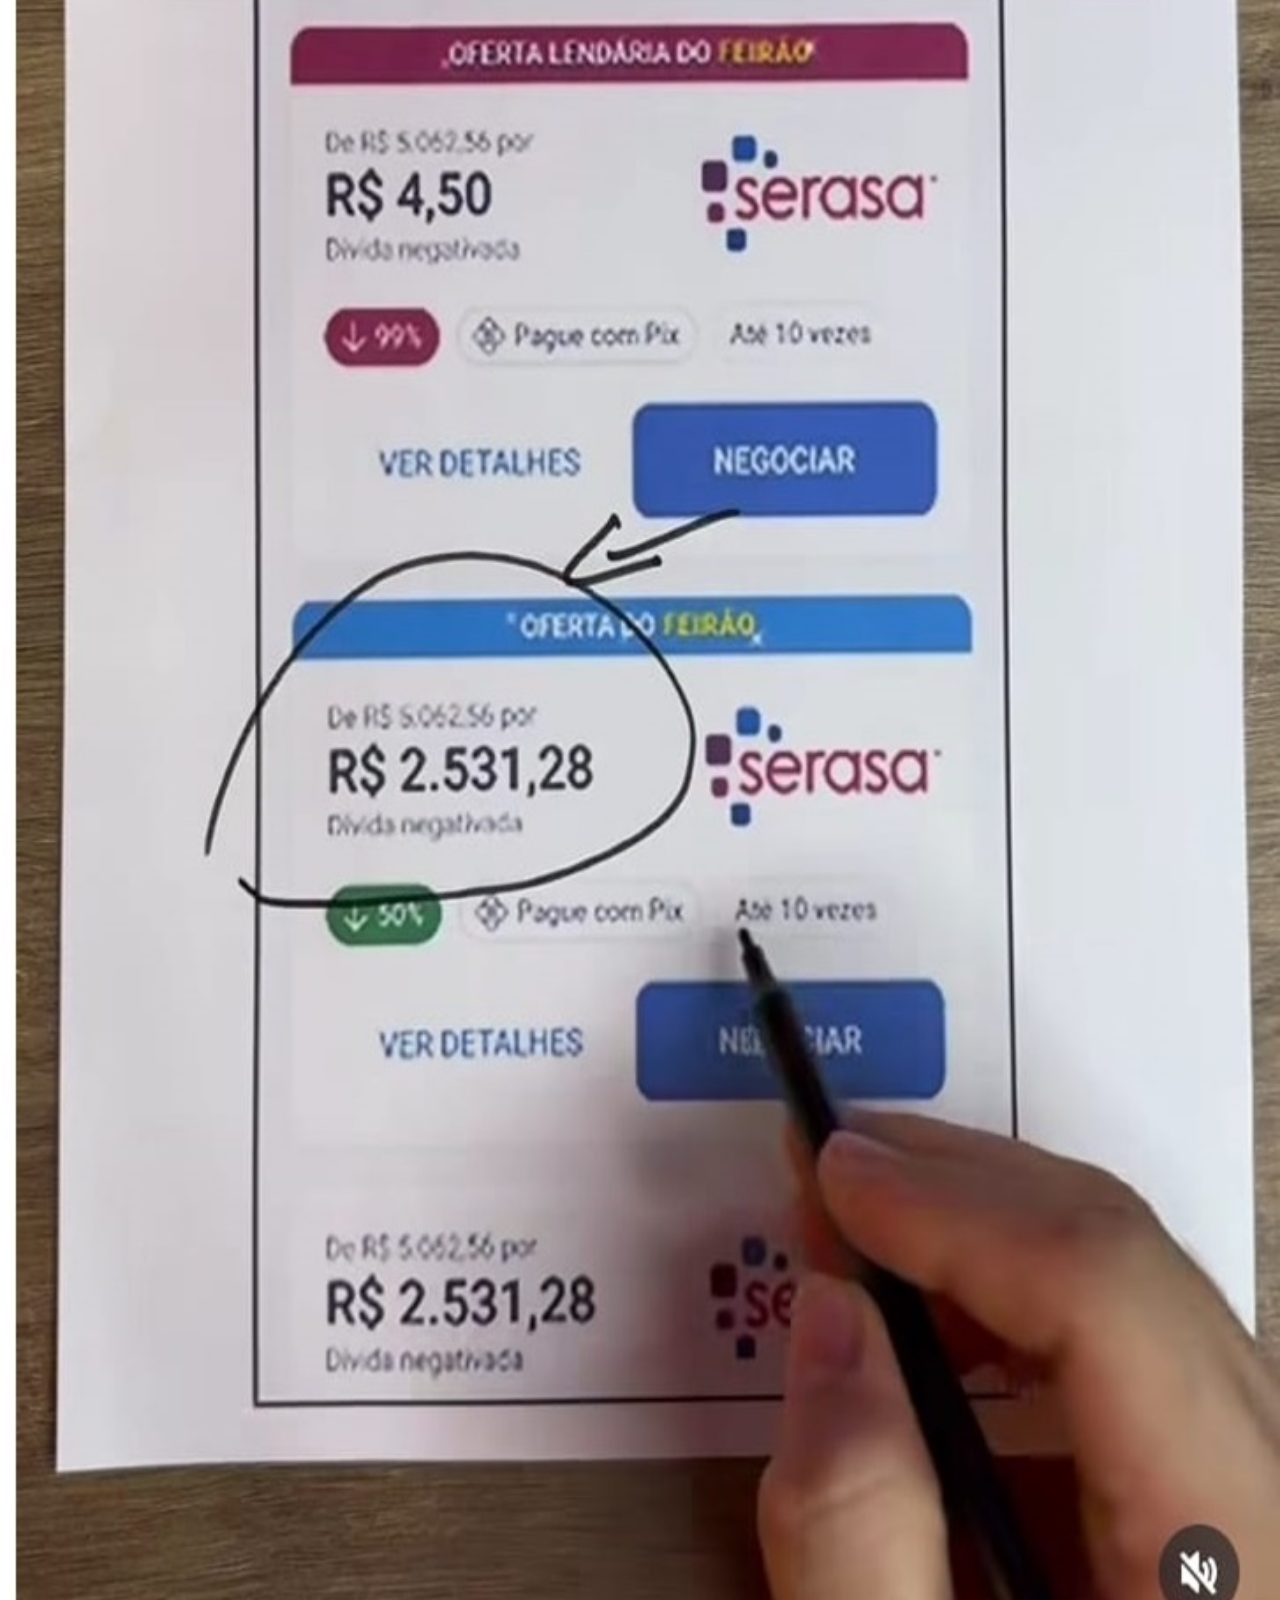
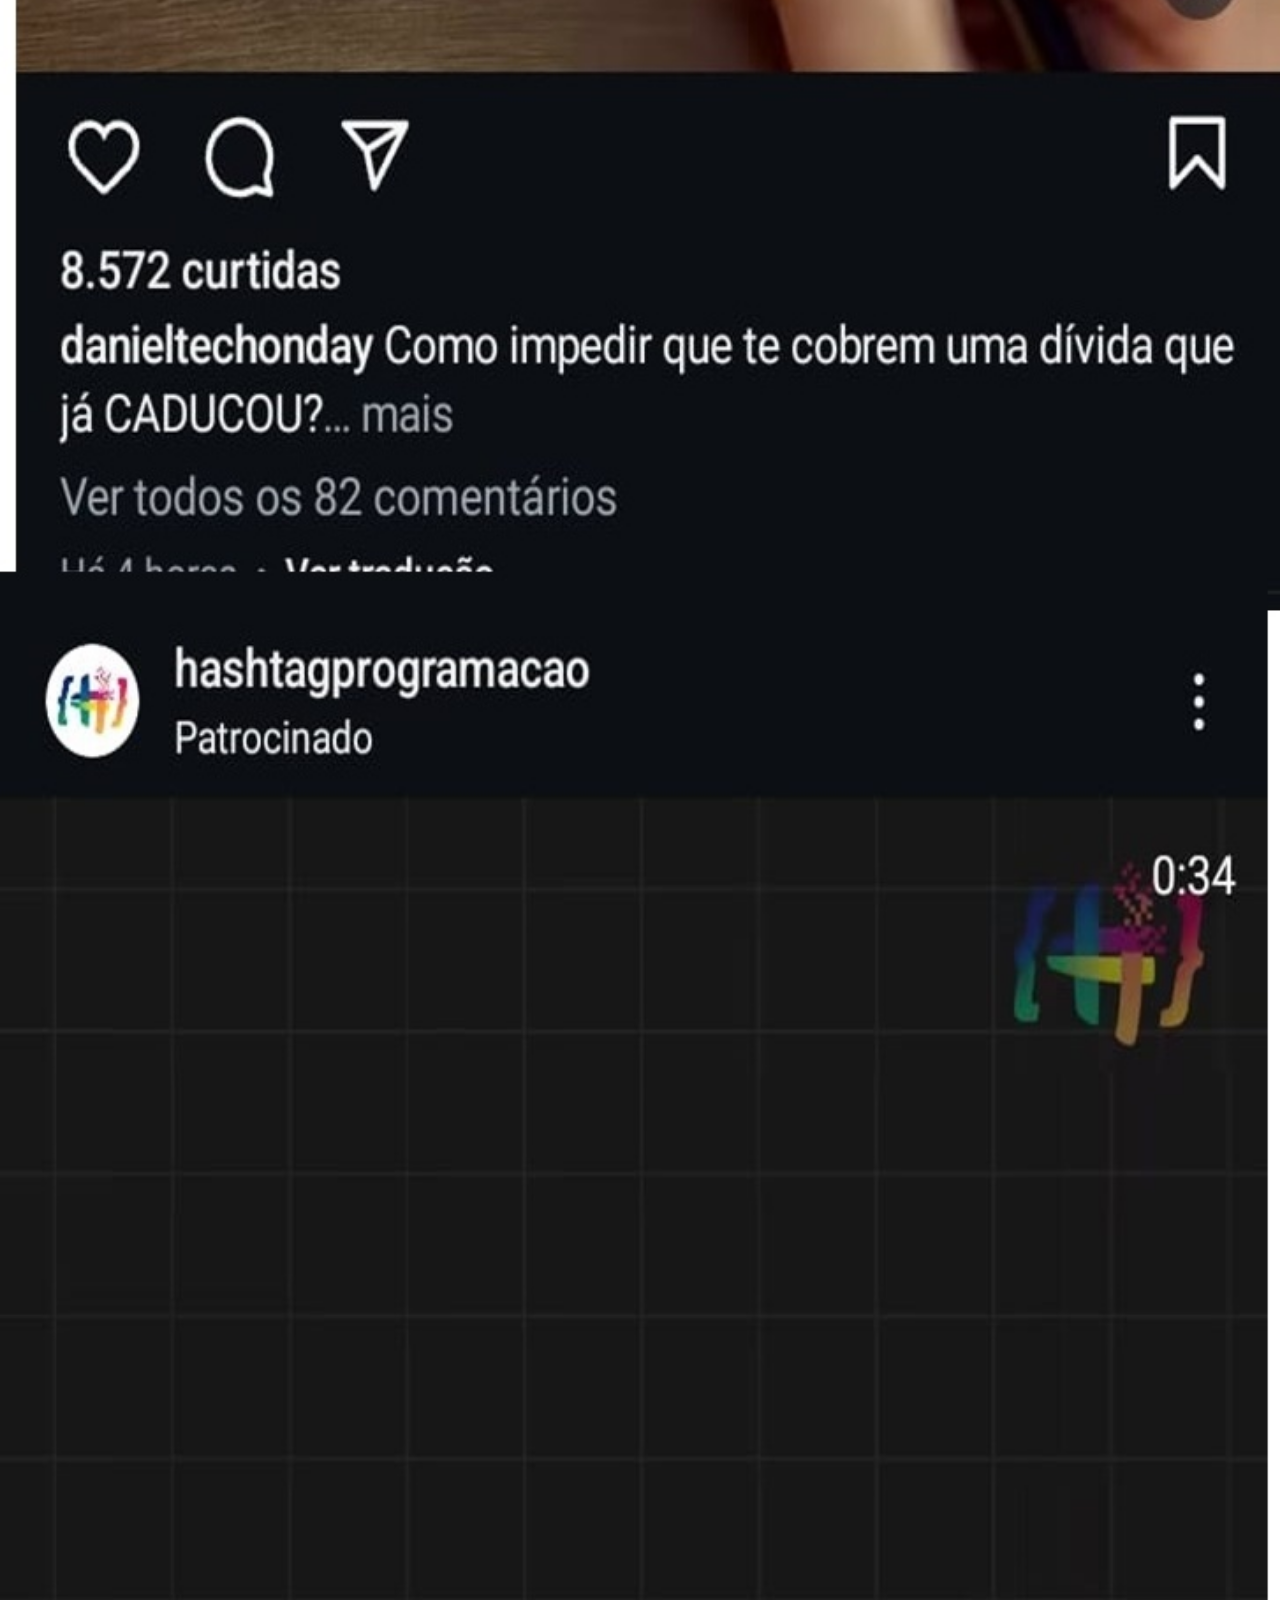
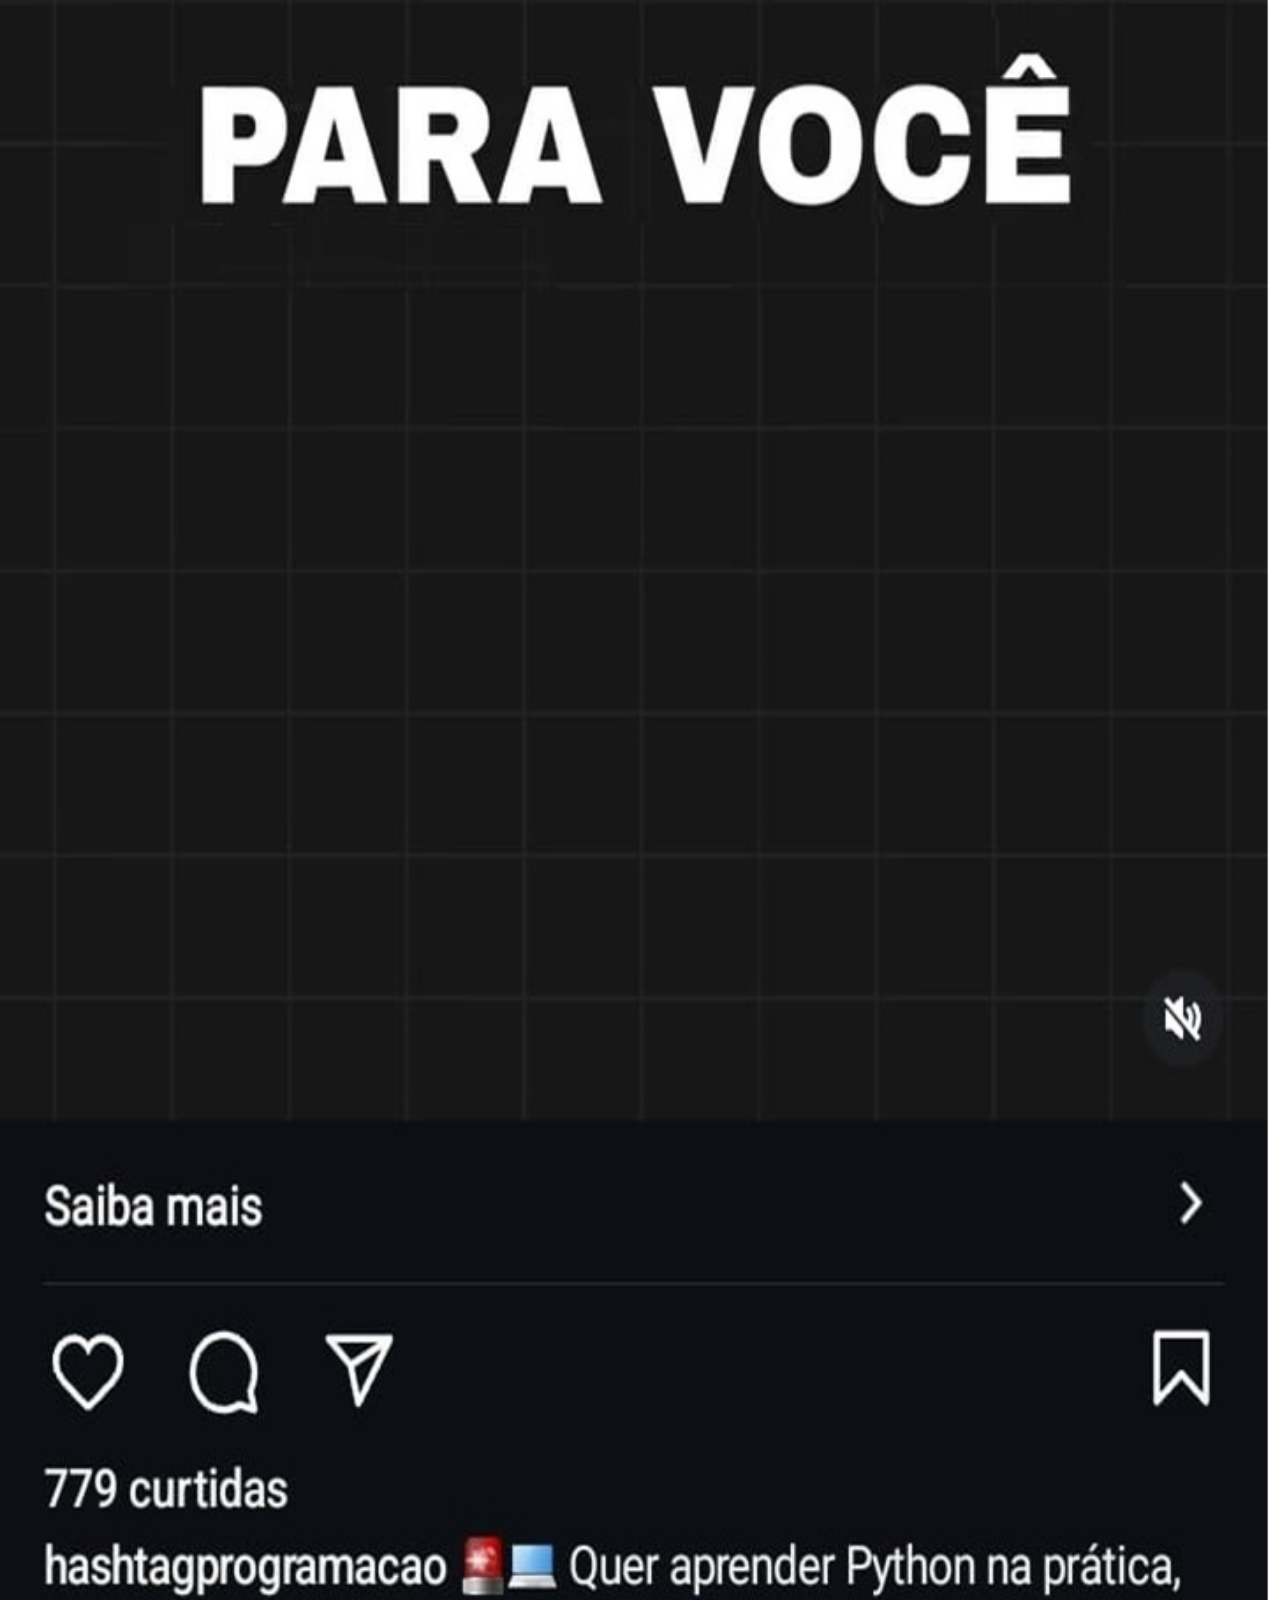
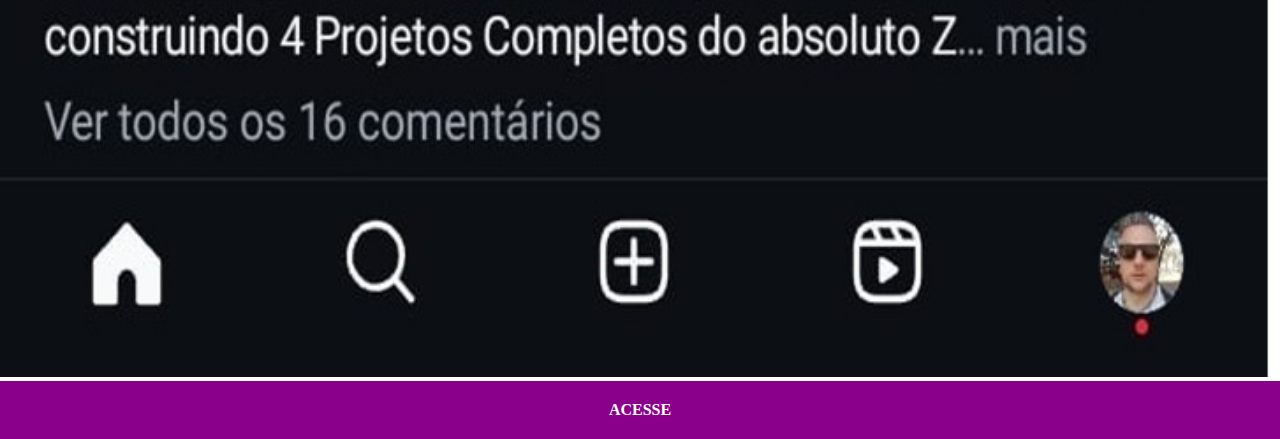
<file: instagram.html>
<!DOCTYPE html>
<html lang="pt-br">
<head>
    <meta charset="UTF-8">
    <meta name="viewport" content="width=device-width, initial-scale=1.0">
    <title>Instagram</title>
    <link rel="stylesheet" href="estilos/social.css">
</head>
<body>
    <img src="pacote-d013/imagens/instagram.jpeg" alt="instagram">
    <a href="https://www.instagram.com/daniloalmeida1119/" target="_blank">ACESSE</a>
</body>
</html>
</file>
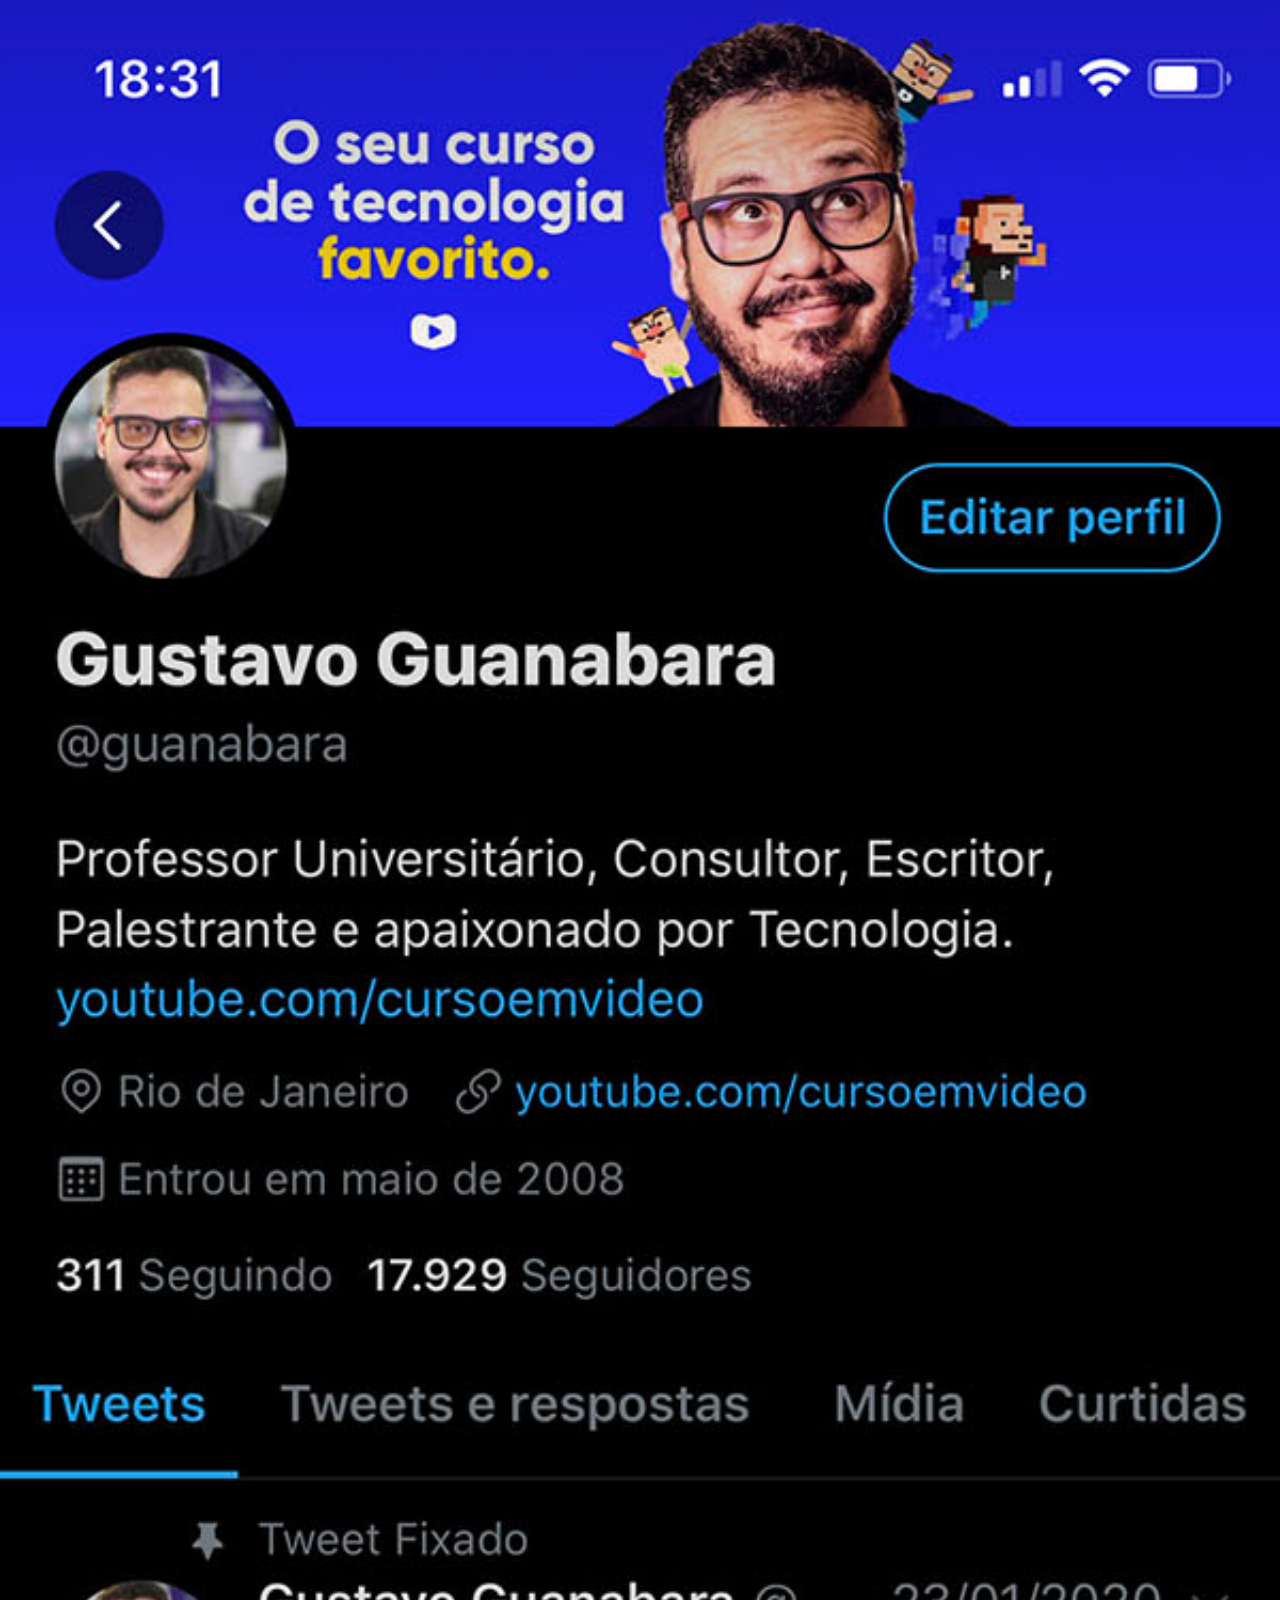
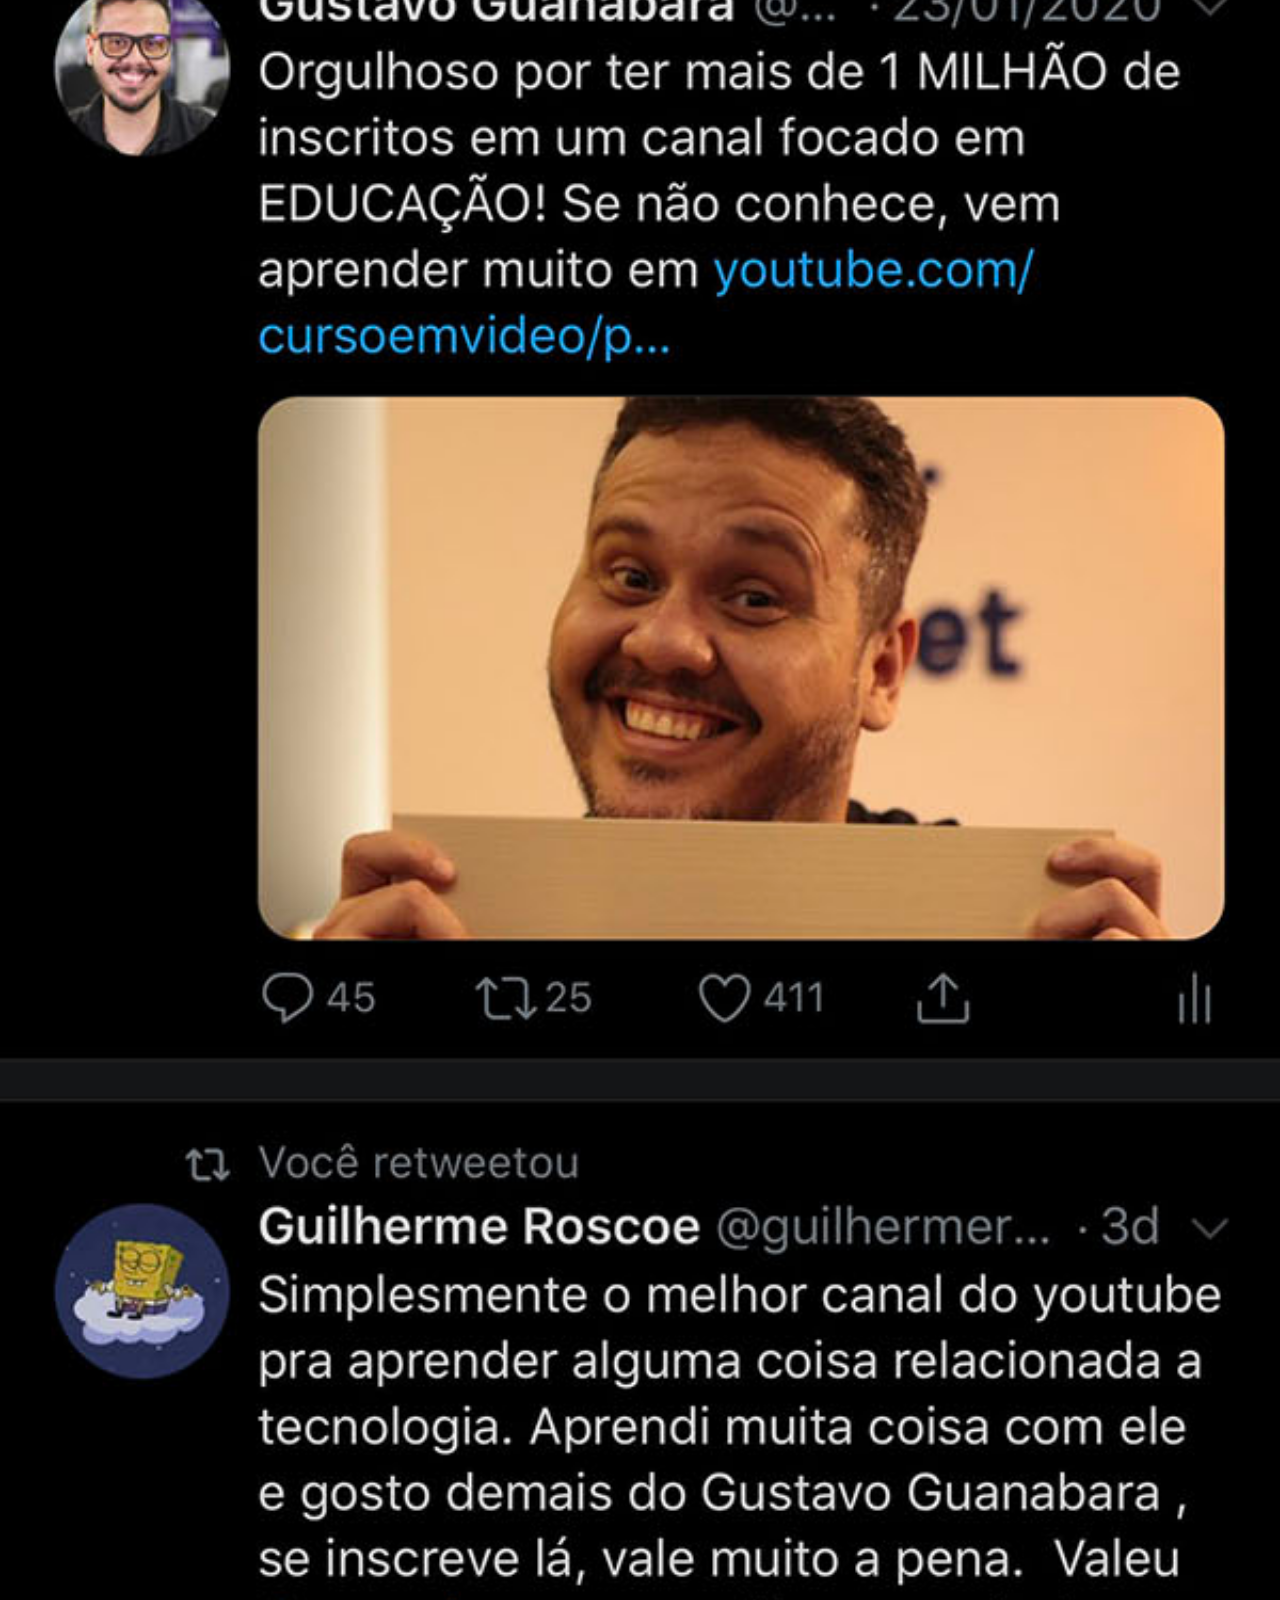
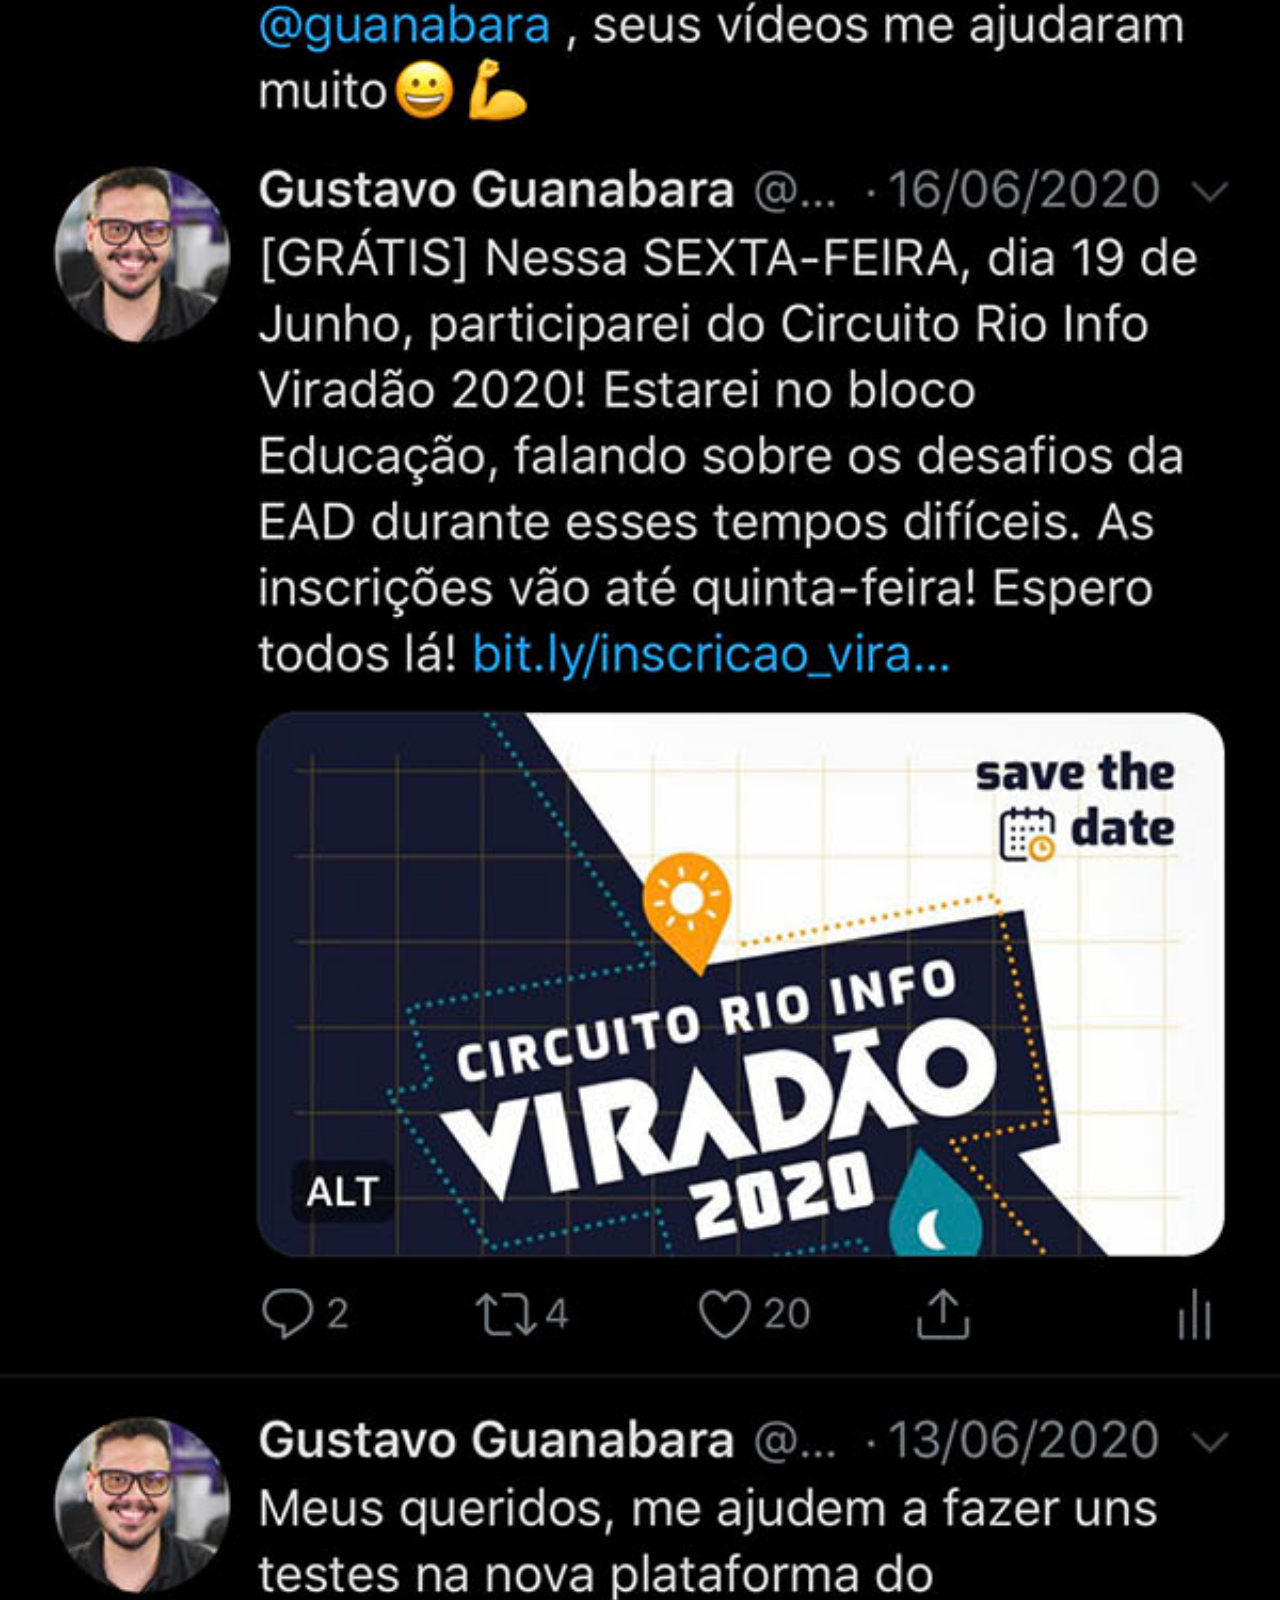
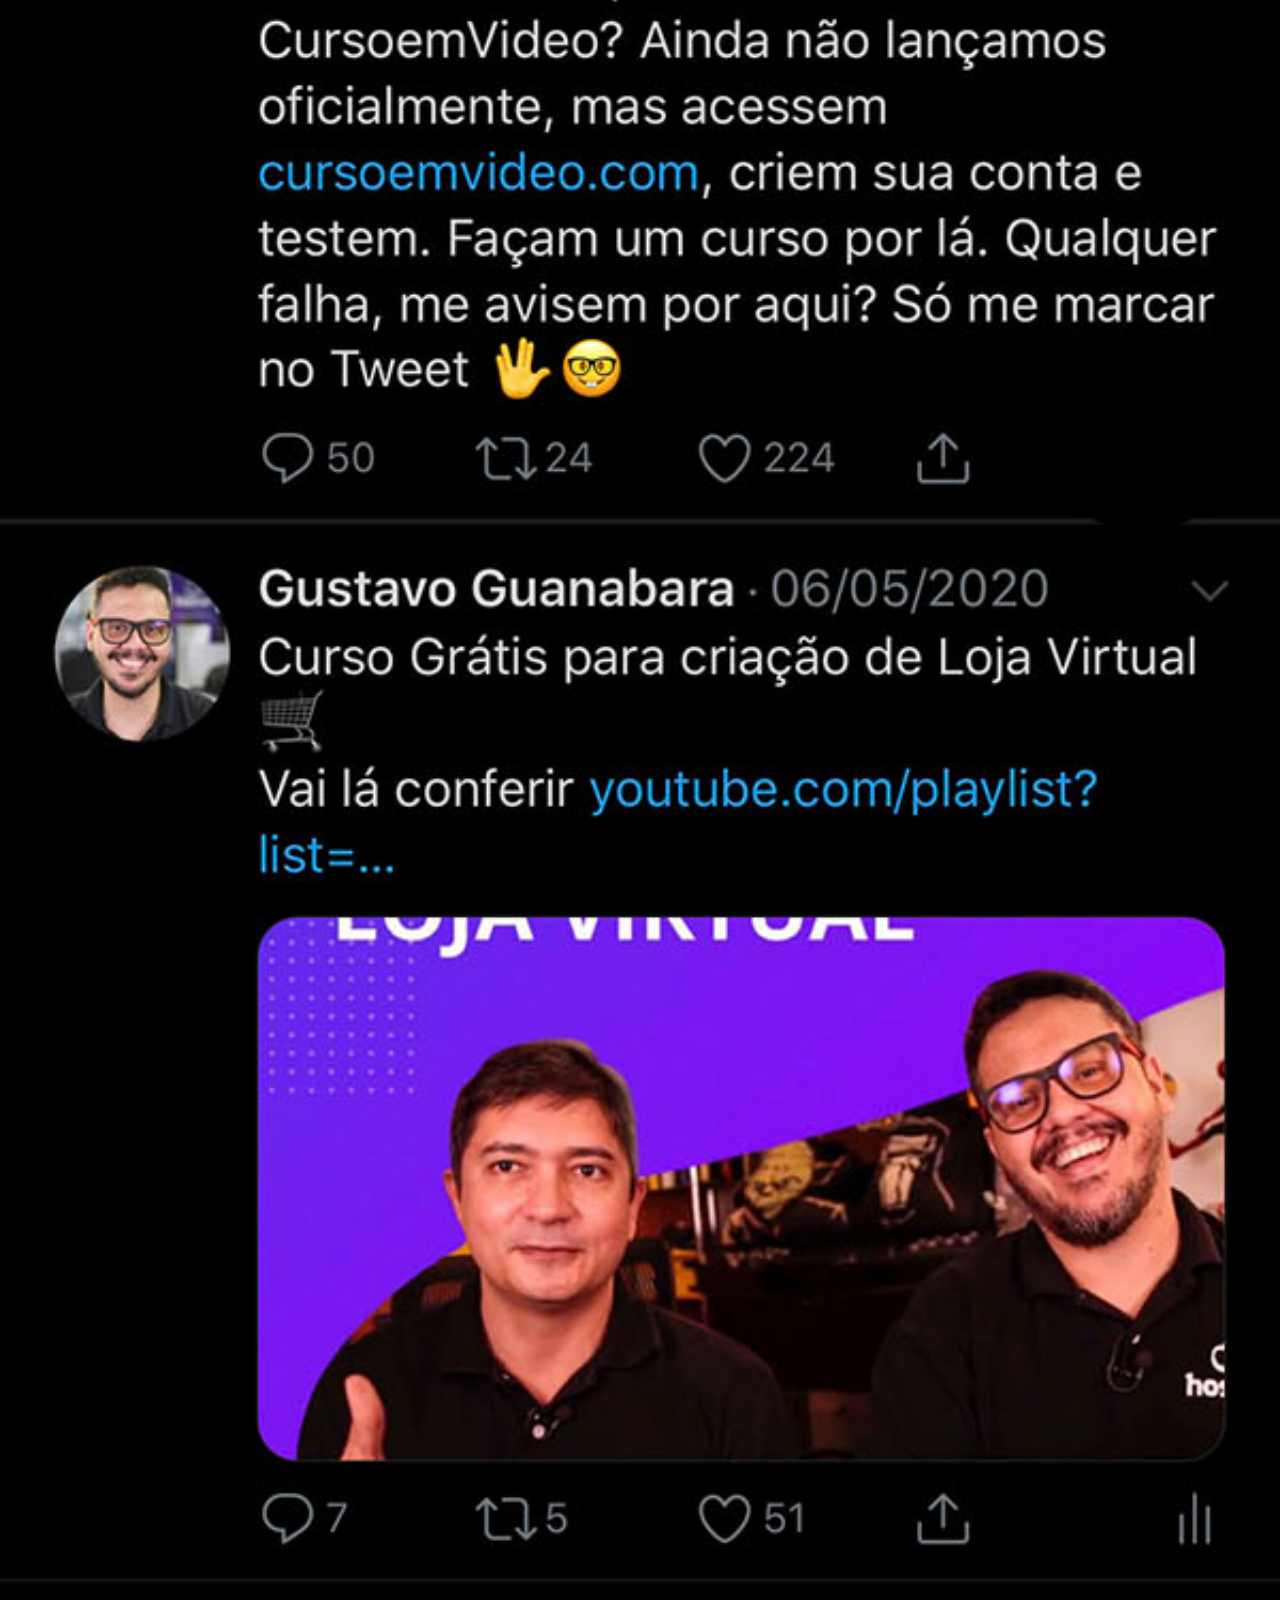
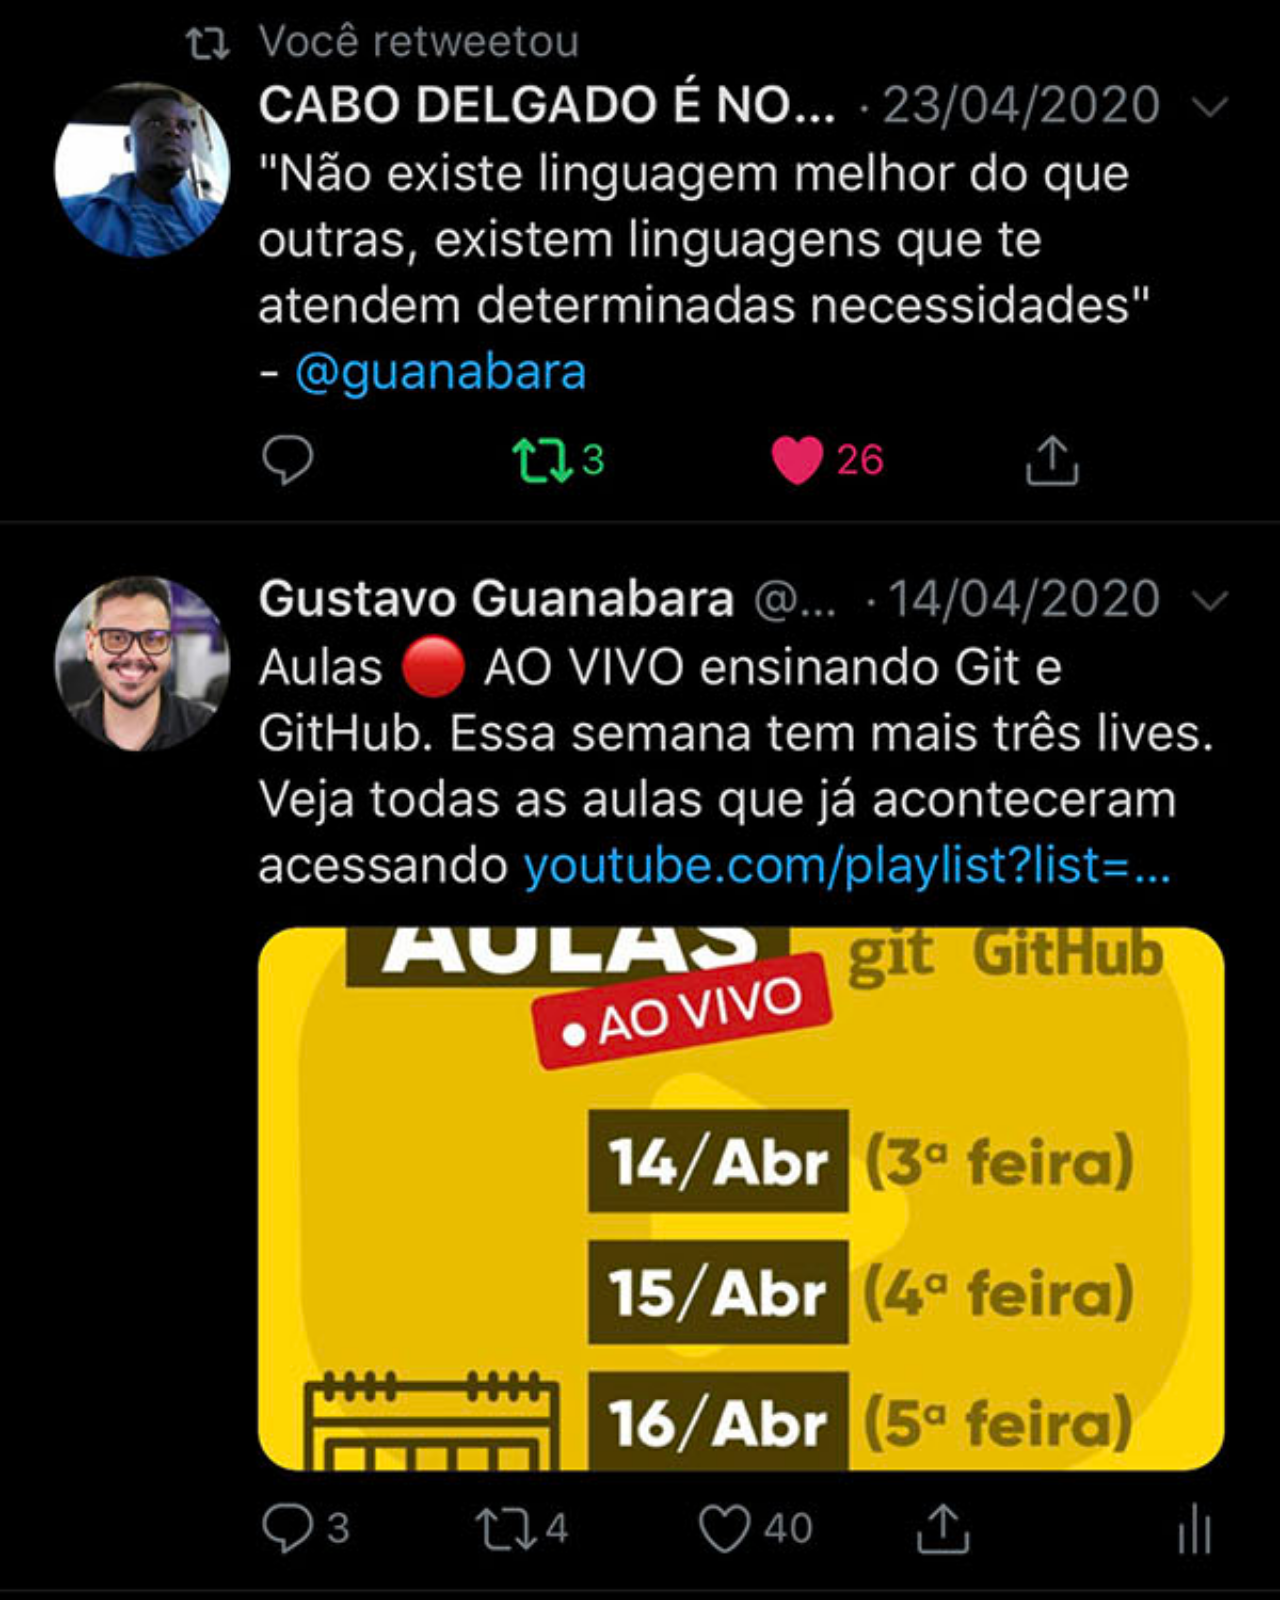
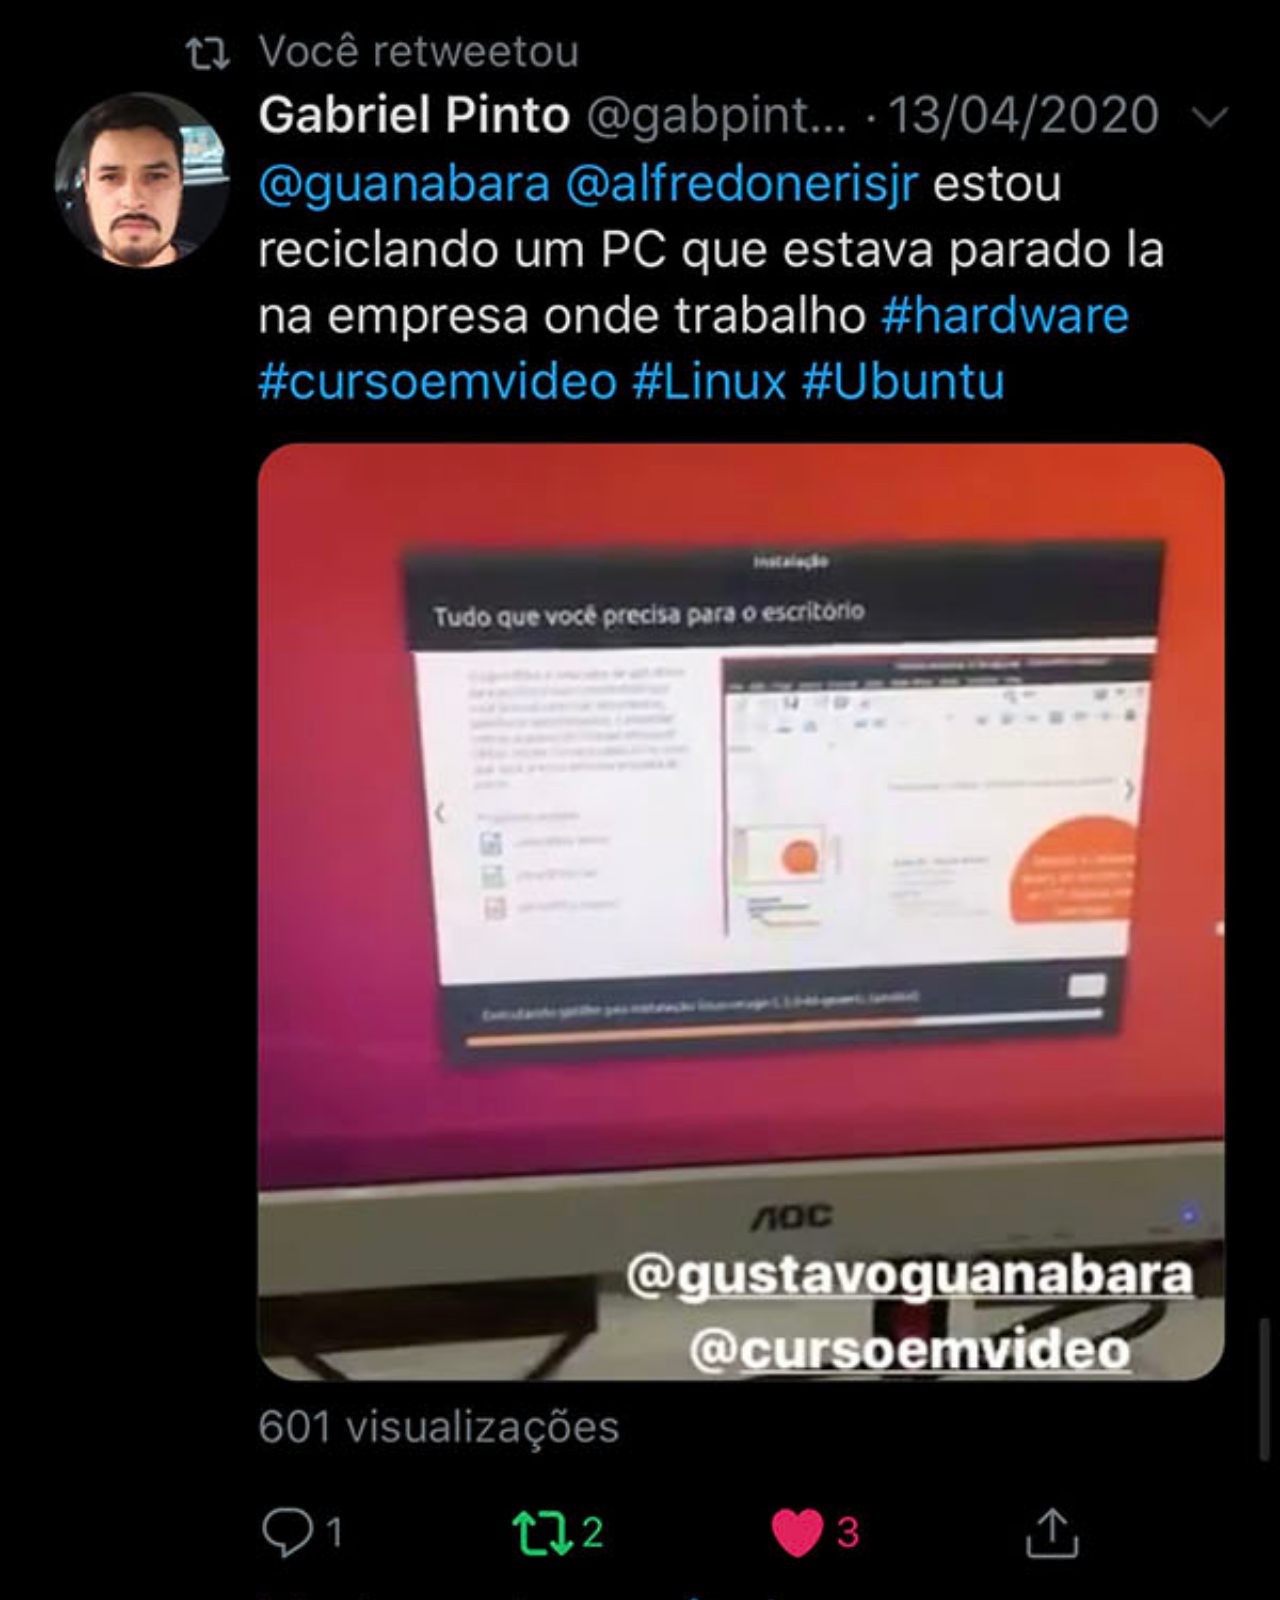
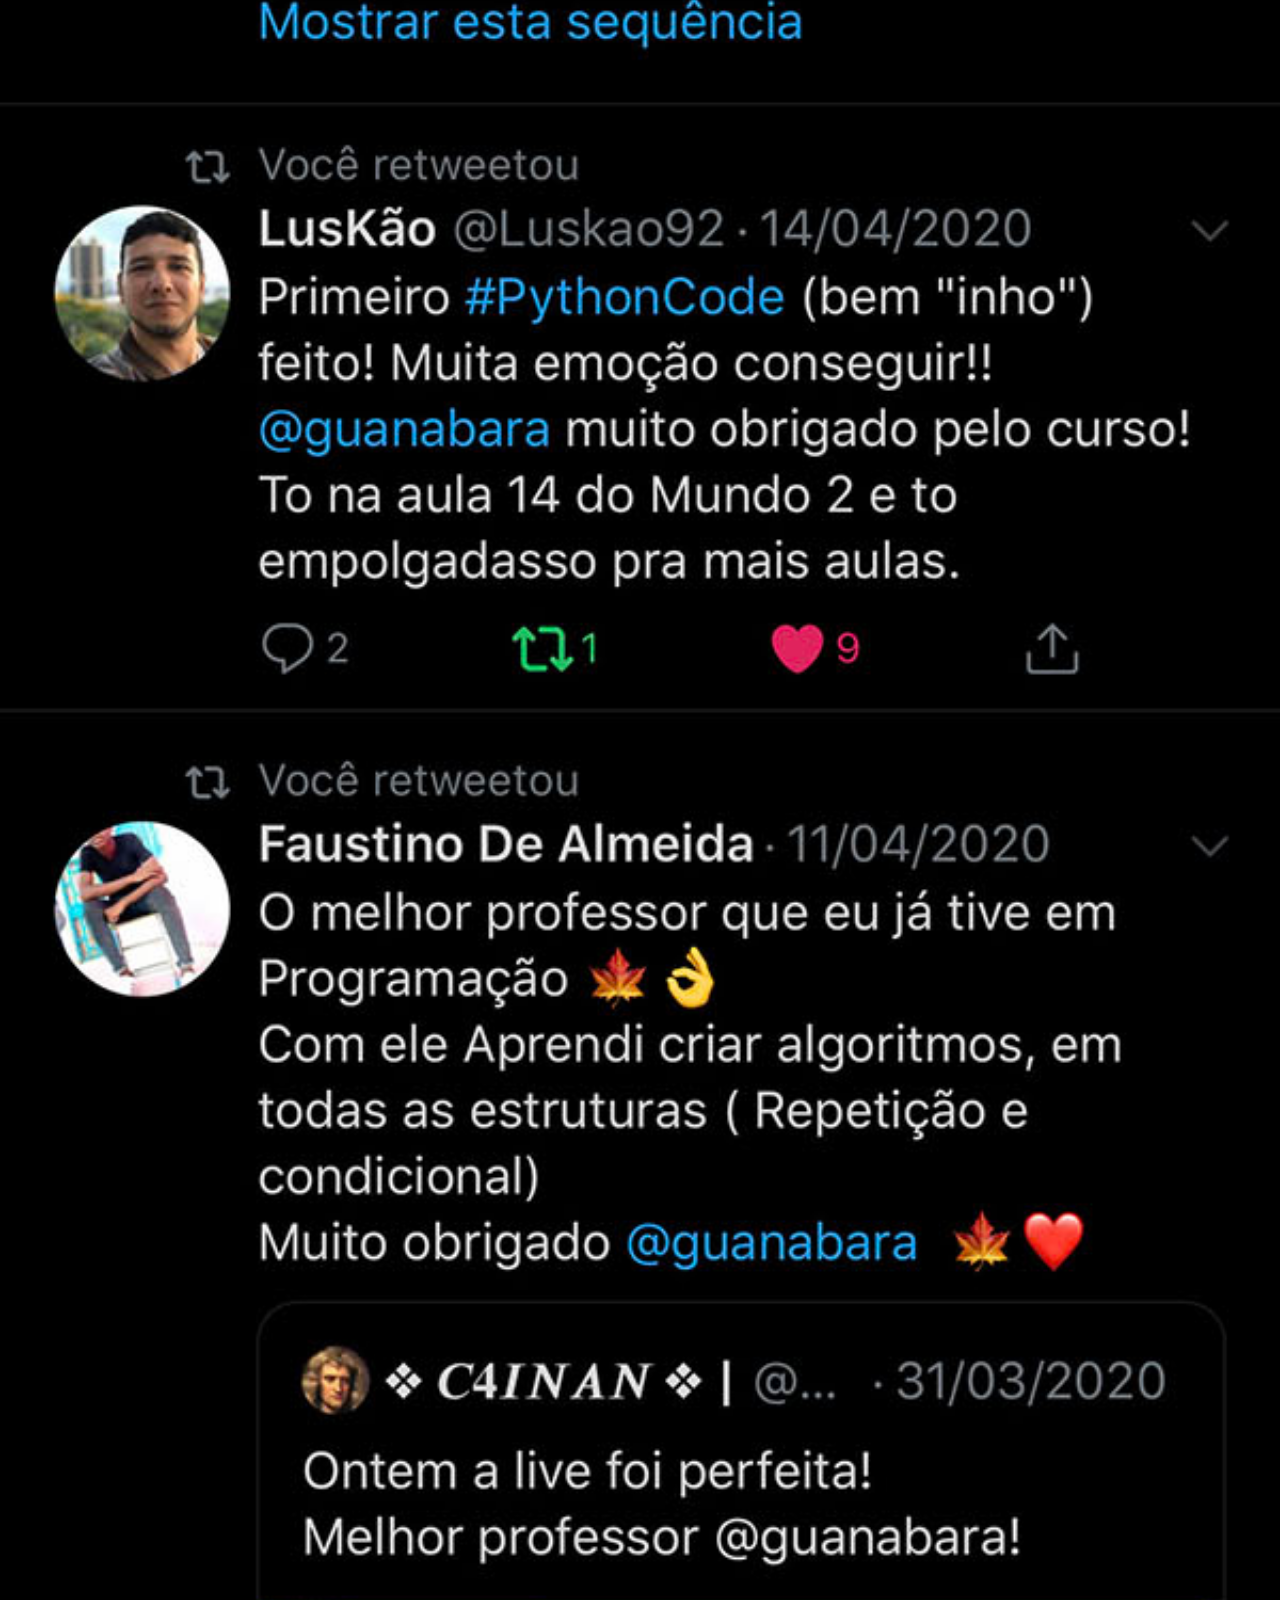
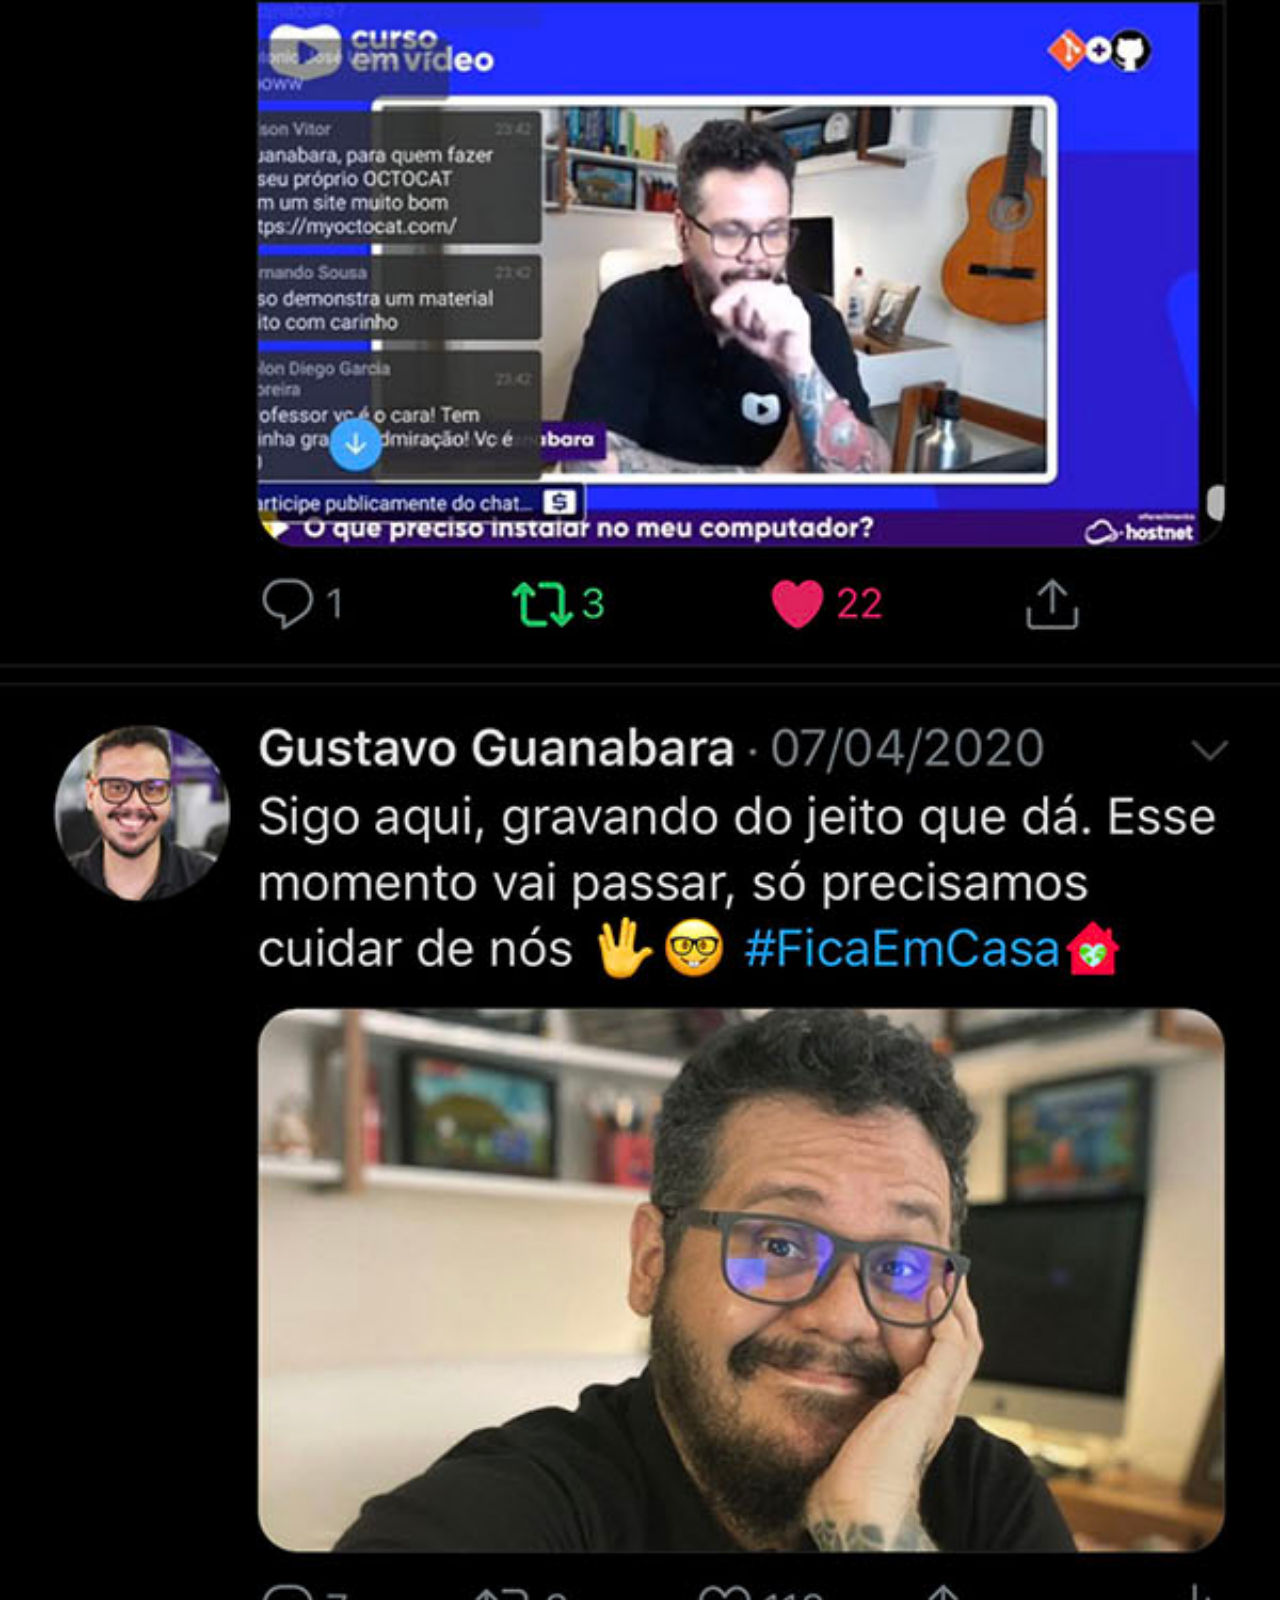
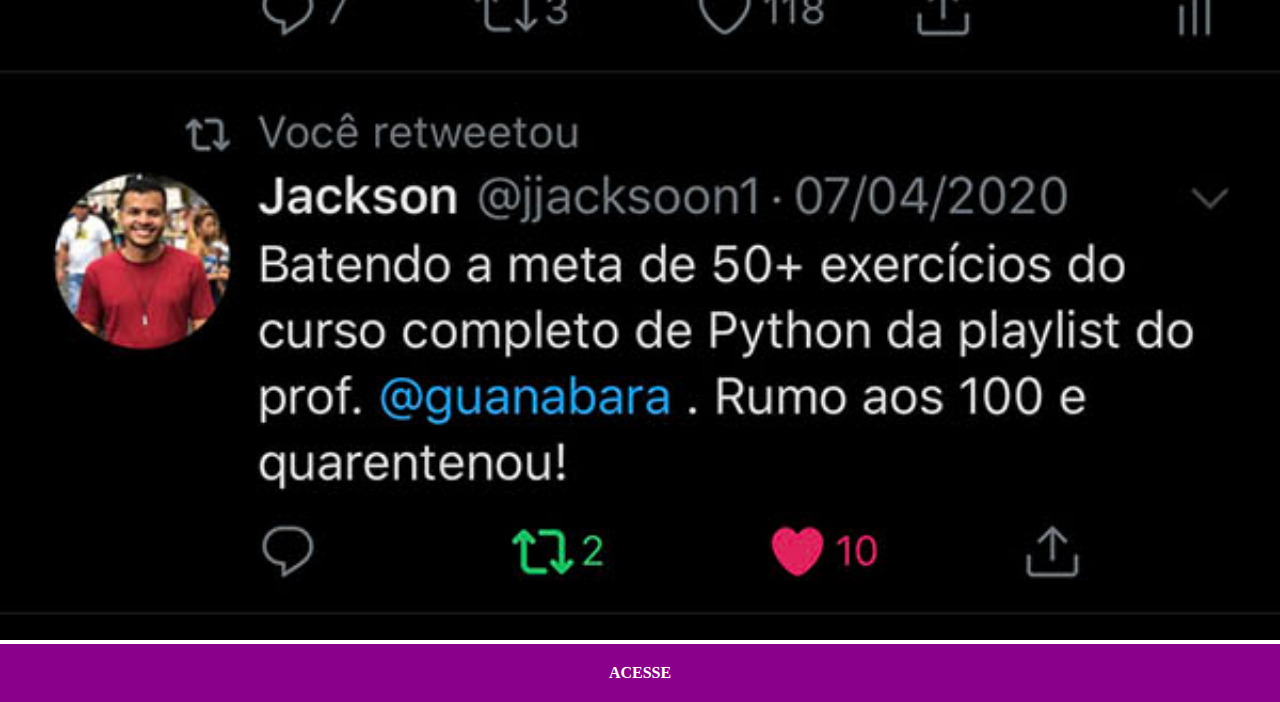
<file: twitter.html>
<!DOCTYPE html>
<html lang="pt-br">
<head>
    <meta charset="UTF-8">
    <meta name="viewport" content="width=device-width, initial-scale=1.0">
    <title>twitter</title>
    <link rel="stylesheet" href="estilos/social.css">
</head>
<body>
    <img src="pacote-d013/imagens/tela-twitter.jpg" alt="twitter">
    <a href="https://x.com/?lang=pt" target="_blank">ACESSE</a>
    
</body>
</html>
</file>
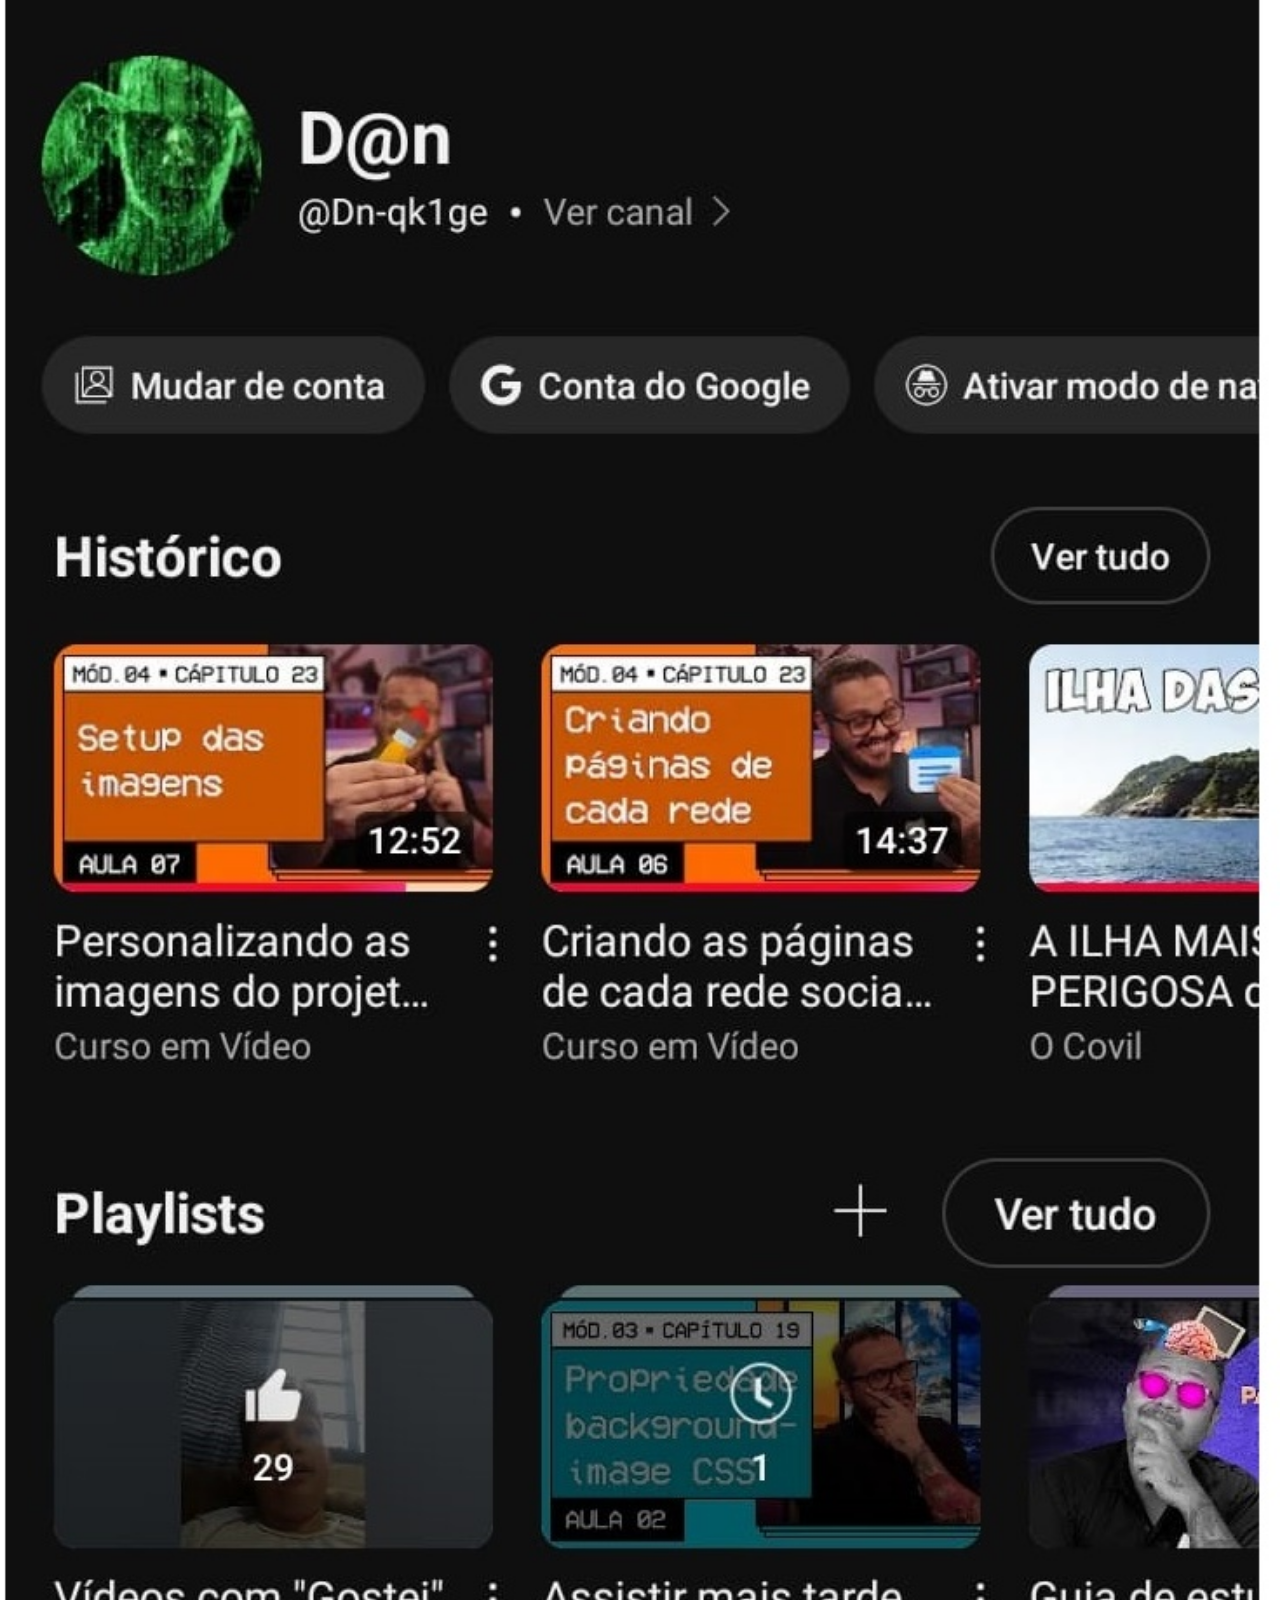
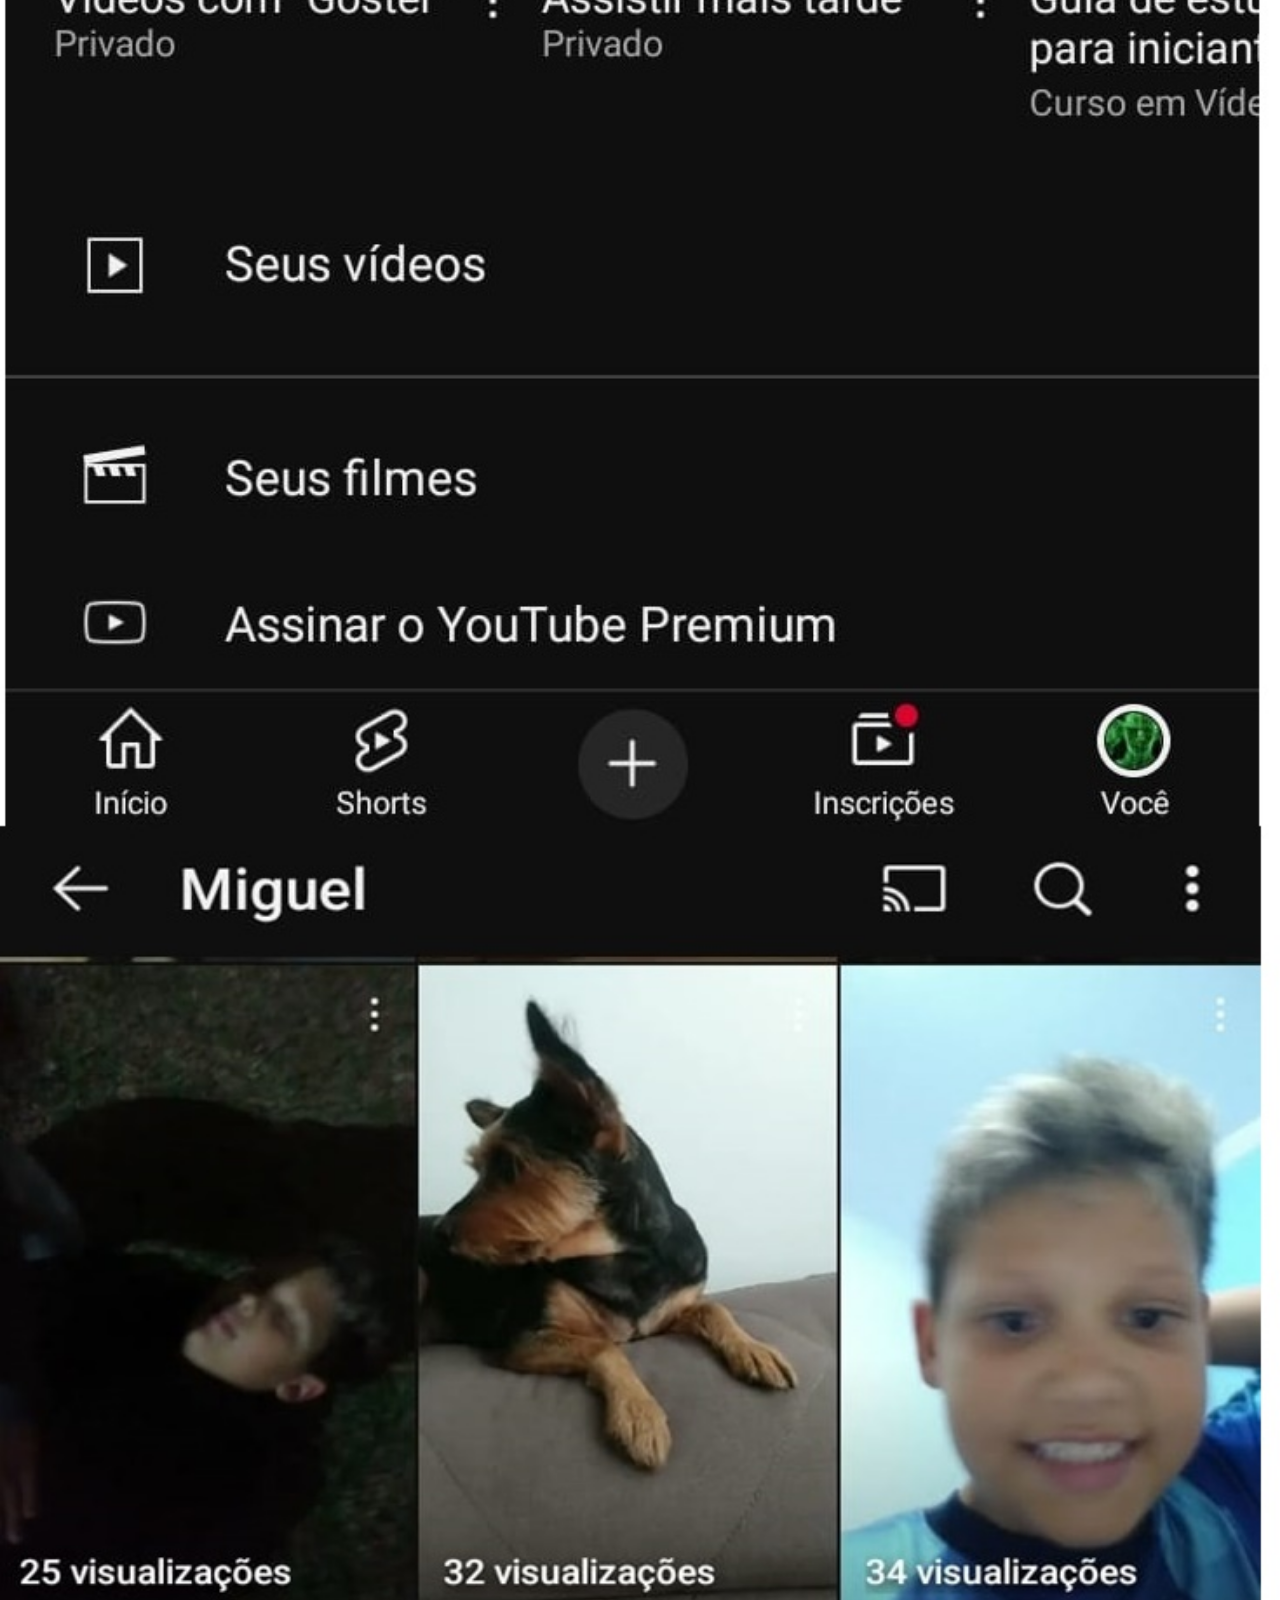
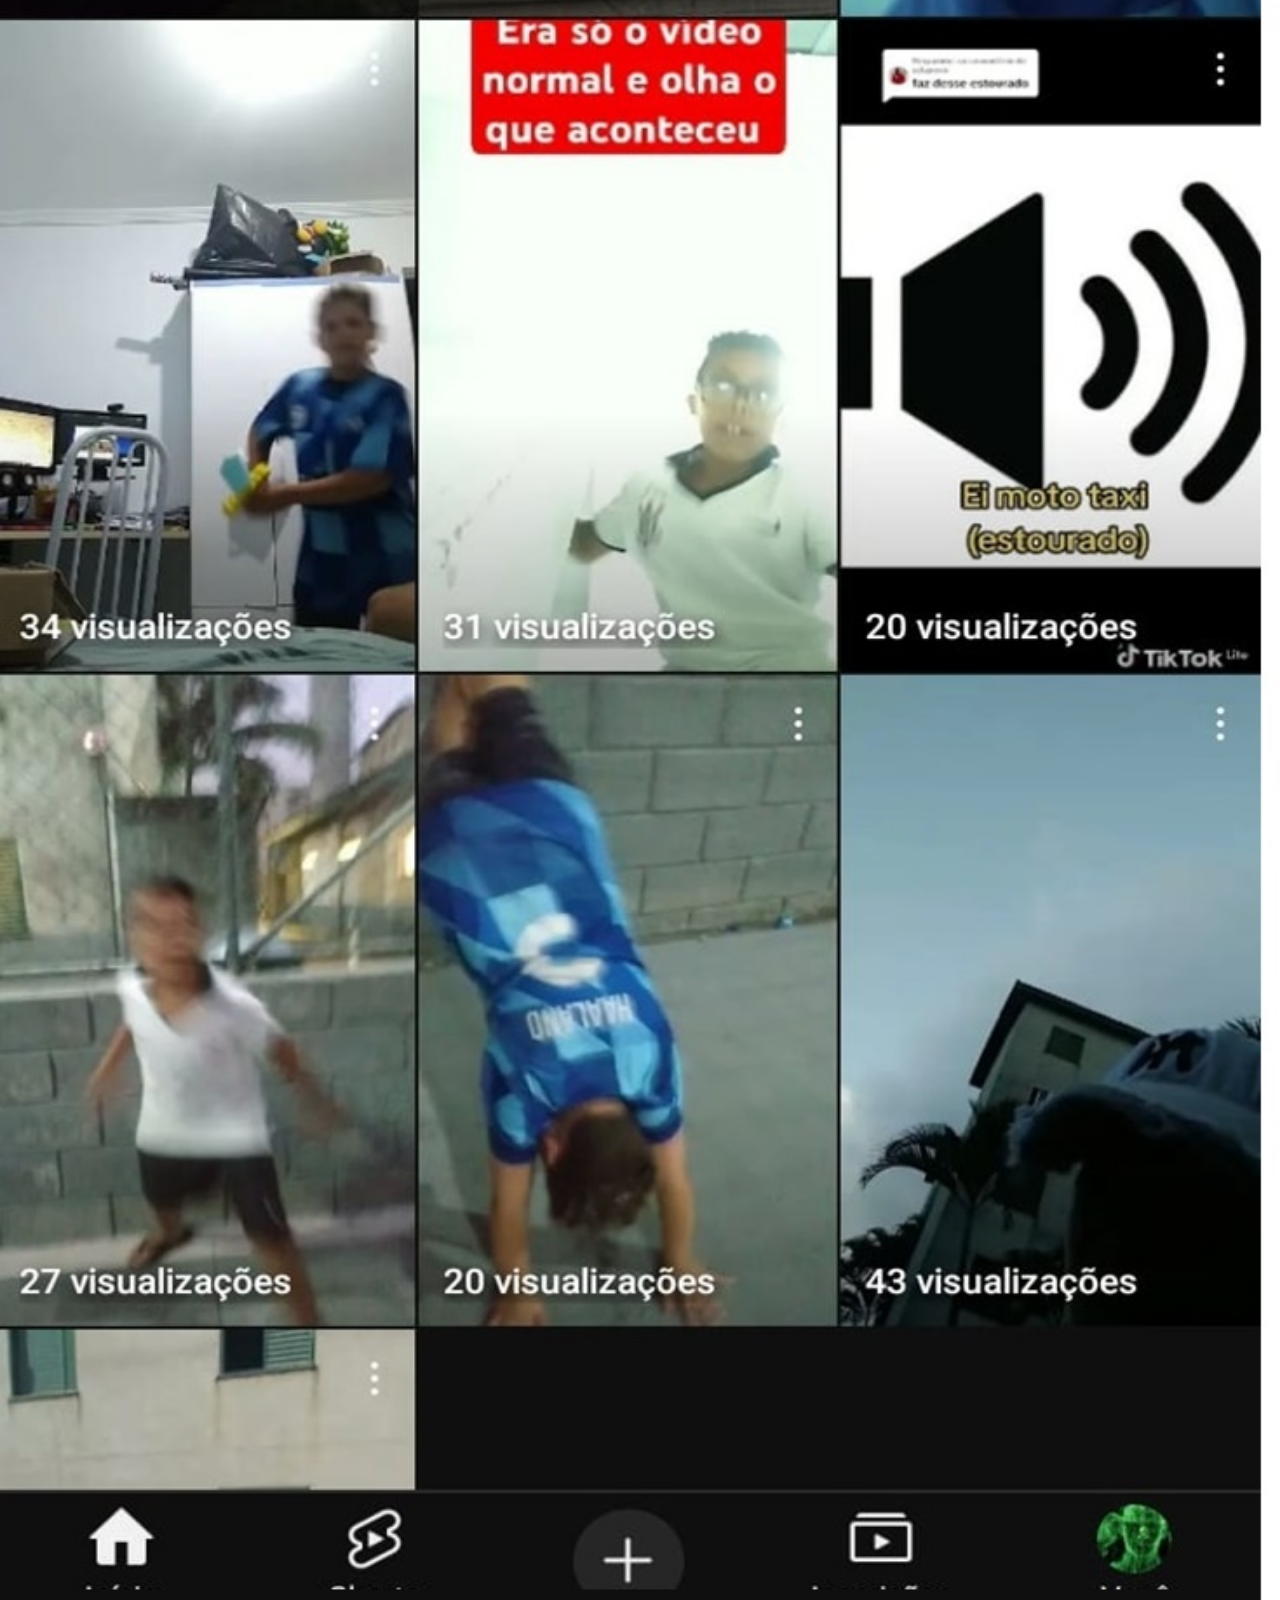
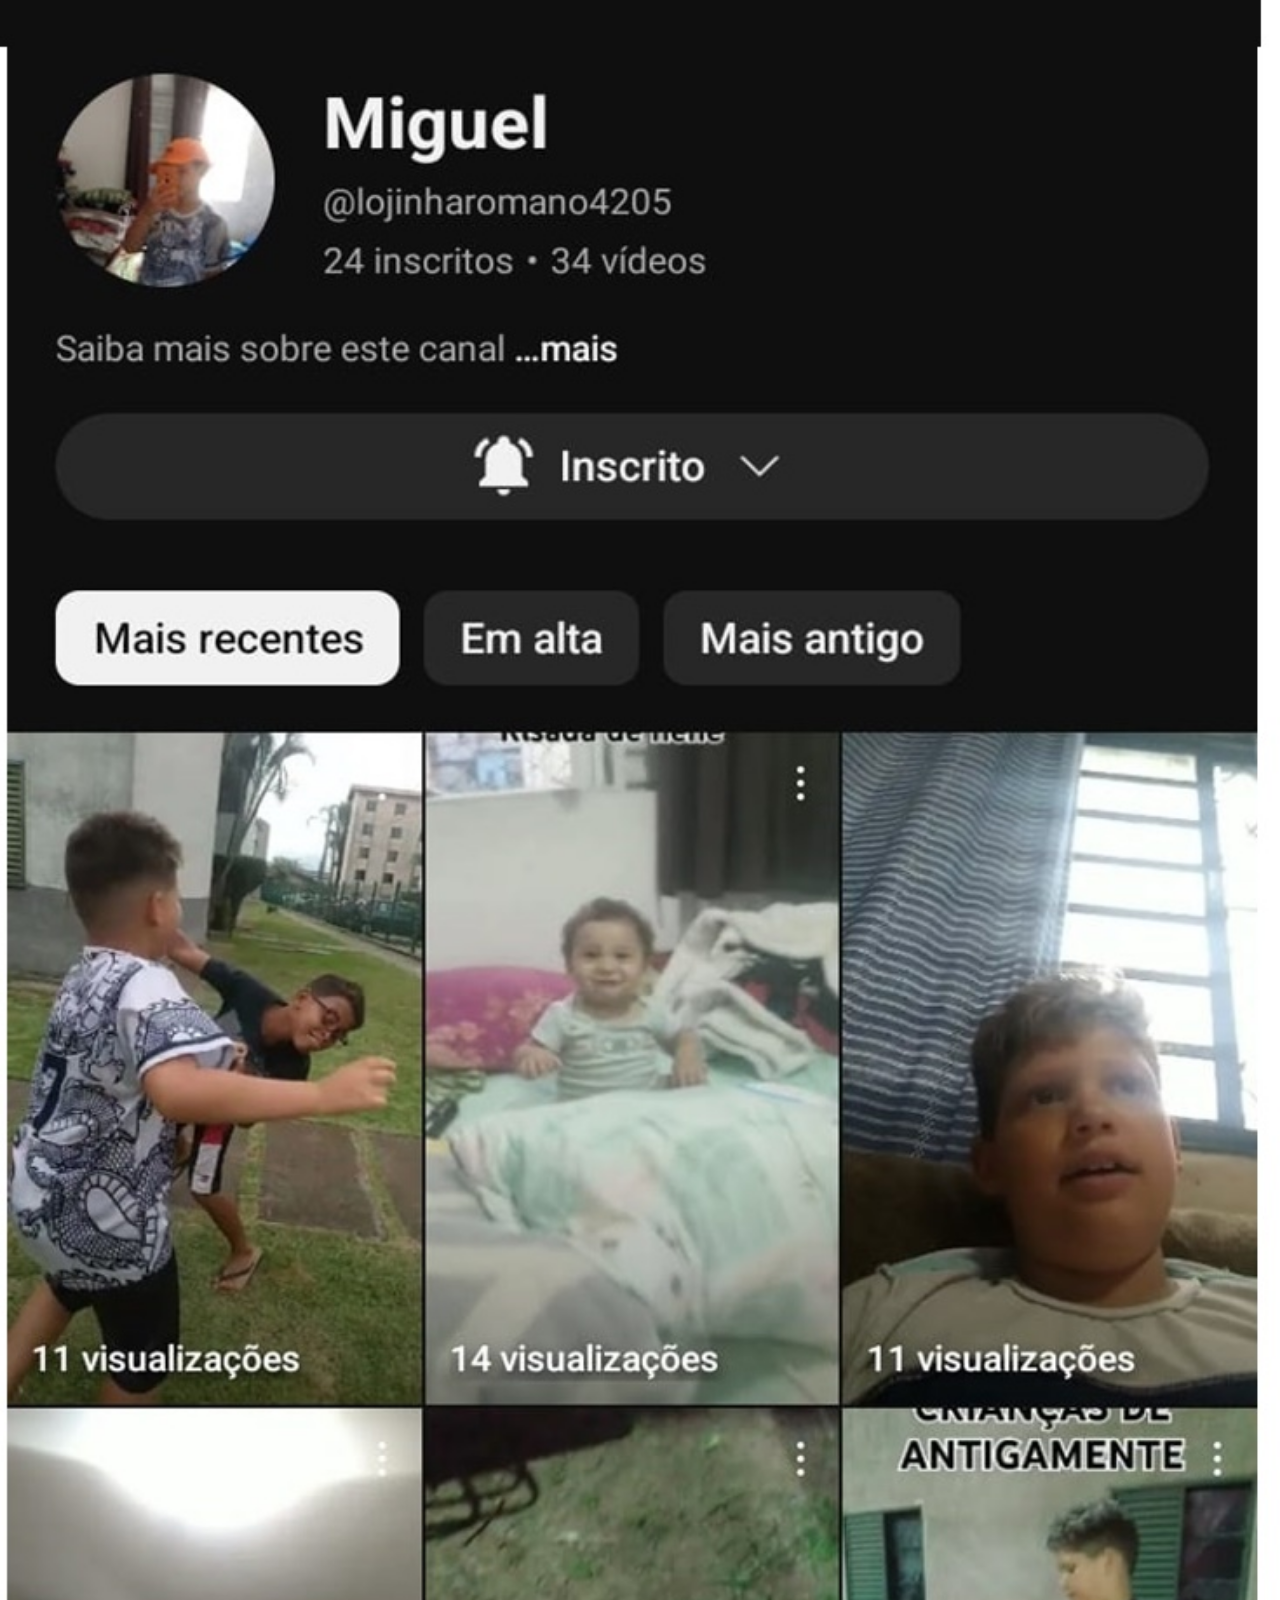
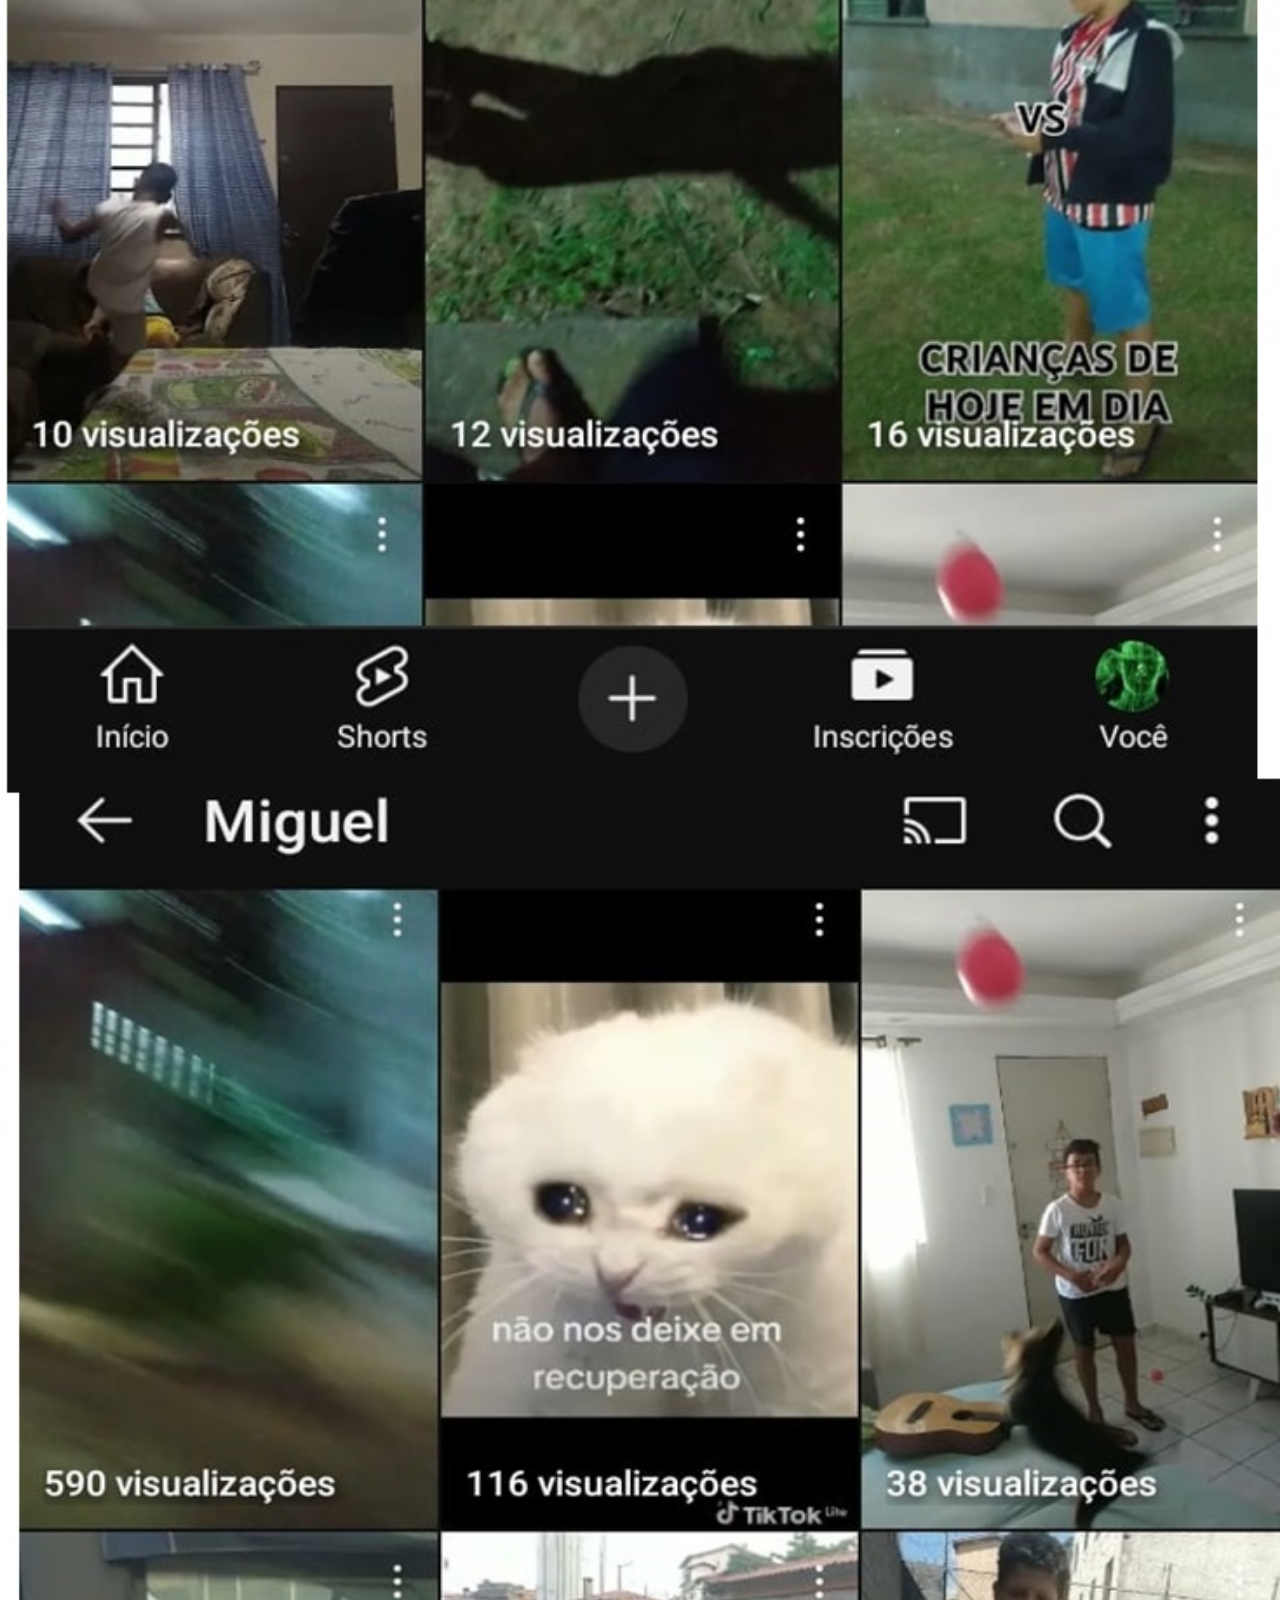
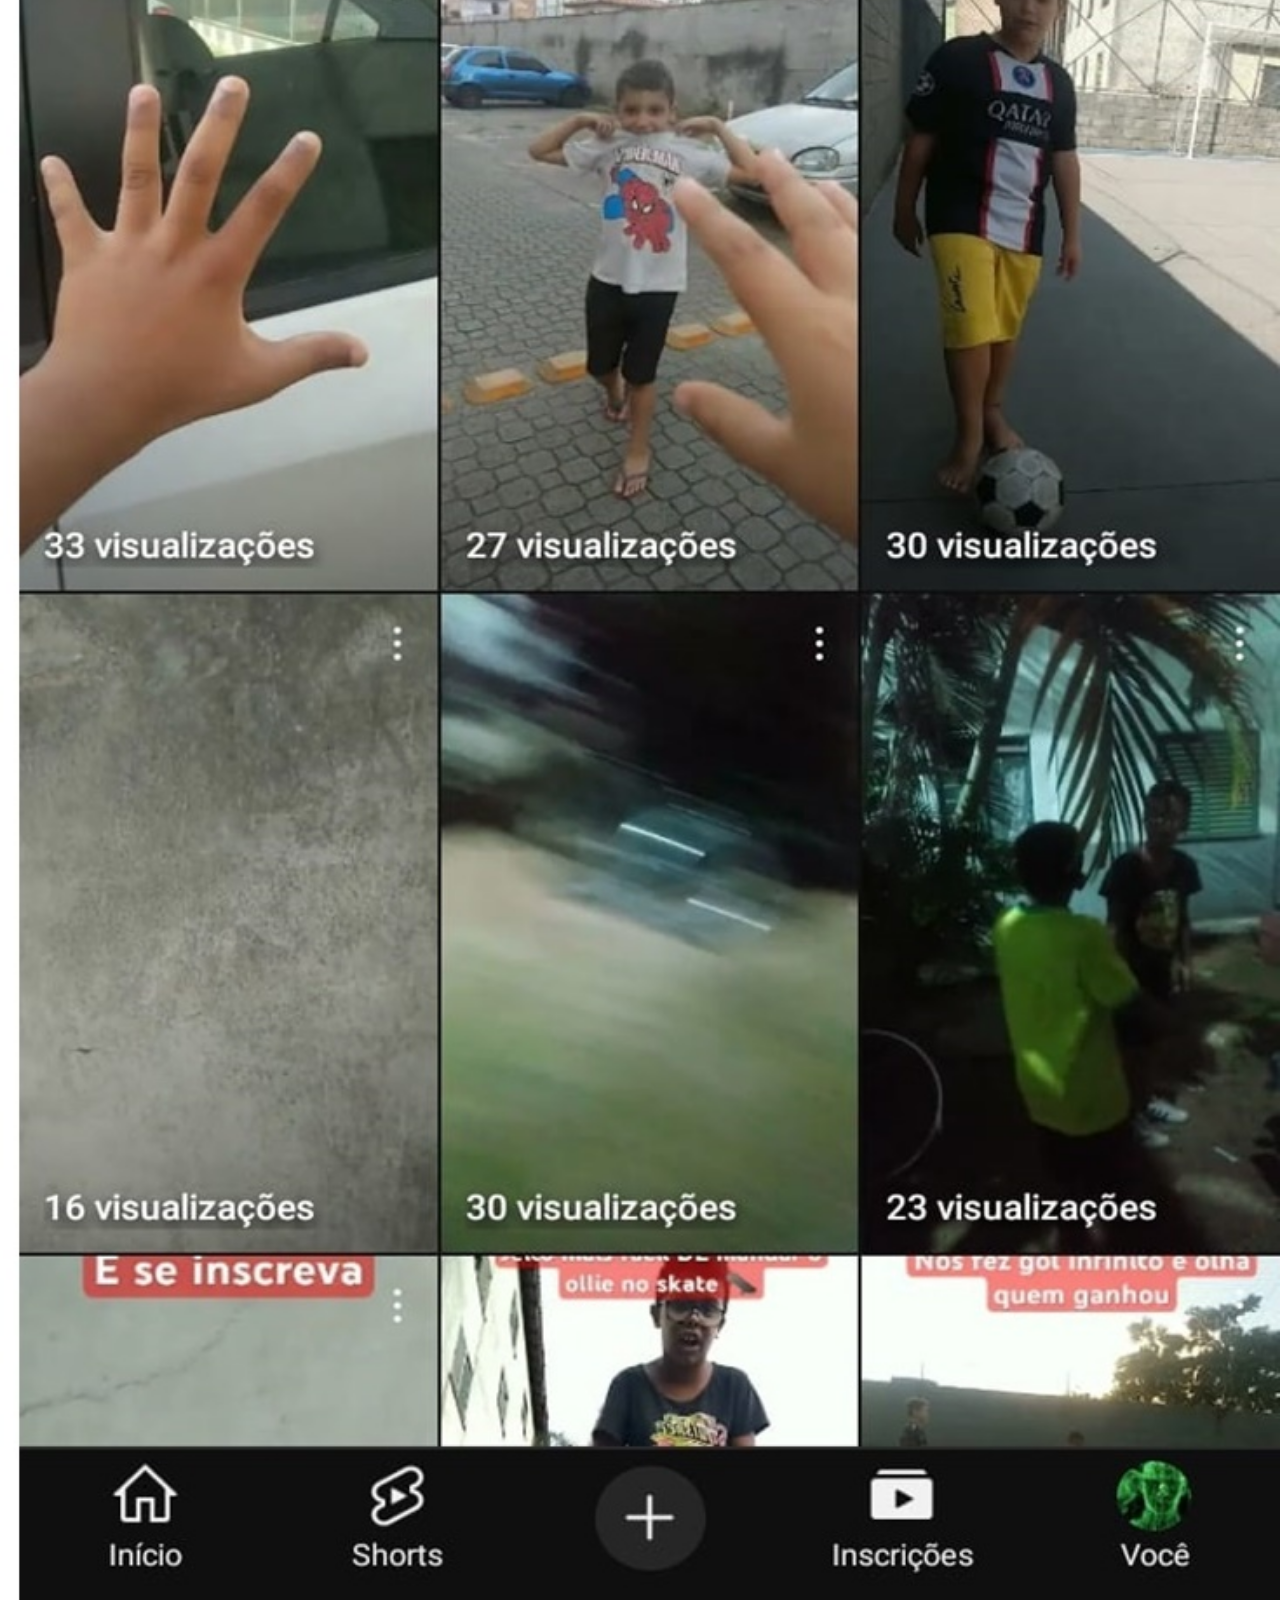
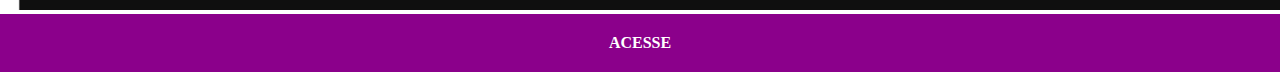
<file: youtube.html>
<!DOCTYPE html>
<html lang="pt-br">
<head>
    <meta charset="UTF-8">
    <meta name="viewport" content="width=device-width, initial-scale=1.0">
    <title>youtube</title>
   <link rel="stylesheet" href="estilos/social.css">
</head>
<body>

    <img src="pacote-d013/imagens/youtube.jpeg" alt="youtube">
    <a href="https://www.youtube.com/feed/playlists" target="_blank">ACESSE</a>
    
</body>
</html>
</file>
<file: estilos/style.css>
@charset "UTF-8";

*{
    margin: 0PX;
    padding: 0PX;
    font-family: Arial, Helvetica, sans-serif;
}

html, body{
    height: 100vh;
    width: 100vw;
    background-color: black;
    
}

body{
    background: url(../pacote-d013/imagens/fundo-madeira.jpg) no-repeat top center;
    background-size: cover;
    background-attachment: fixed;
}

main{
    position: relative;
    height: 100vh;
    
}

section#telefone{
    position: absolute;
    top: 50%;
    left: 50%;
    transform: translate(-50%, -50%);

    height: 627px;
    width: 311px;
    background-color: blue;
    background: url(../pacote-d013/imagens/frame-iphone.png) no-repeat;
}

iframe#tela{
    position: relative;
    top: 80px;
    left: 22px;
    width: 269px;
    height: 471px;
}

section#redes-sociais{
    text-align: right;

} 
section#redes-sociais img {
    width: 50px;
    margin: 10px;
    border-radius: 50%;
    box-shadow: 2px 2px 5px rgba(0, 0, 0, 0.404) ;
    box-sizing: border-box;
    
}

section#redes-sociais img:hover{
    border: 2px solid rgba(255, 255, 255, 0.651);
    transform: translate(-3px, -3px);
    box-shadow: 5px 5px 10px rgba(0, 0, 0, 0.417);
    transition: transform .3s, border .5s;
}
</file>
<file: estilos/social.css>
@charset "UTF-8";

*{
    margin: 0px;
    padding: 0px;
}
::-webkit-scrollbar{
width: 0px;
height: 0px;


}

img{
    width: 100vw;

}

a{
    display: block;
    background-color: darkmagenta;
    color: white;
    padding: 20px;
    text-align: center;
    font-weight: bolder;
    text-decoration: none;
}

a:hover{
    background-color: red;
}
</file>
